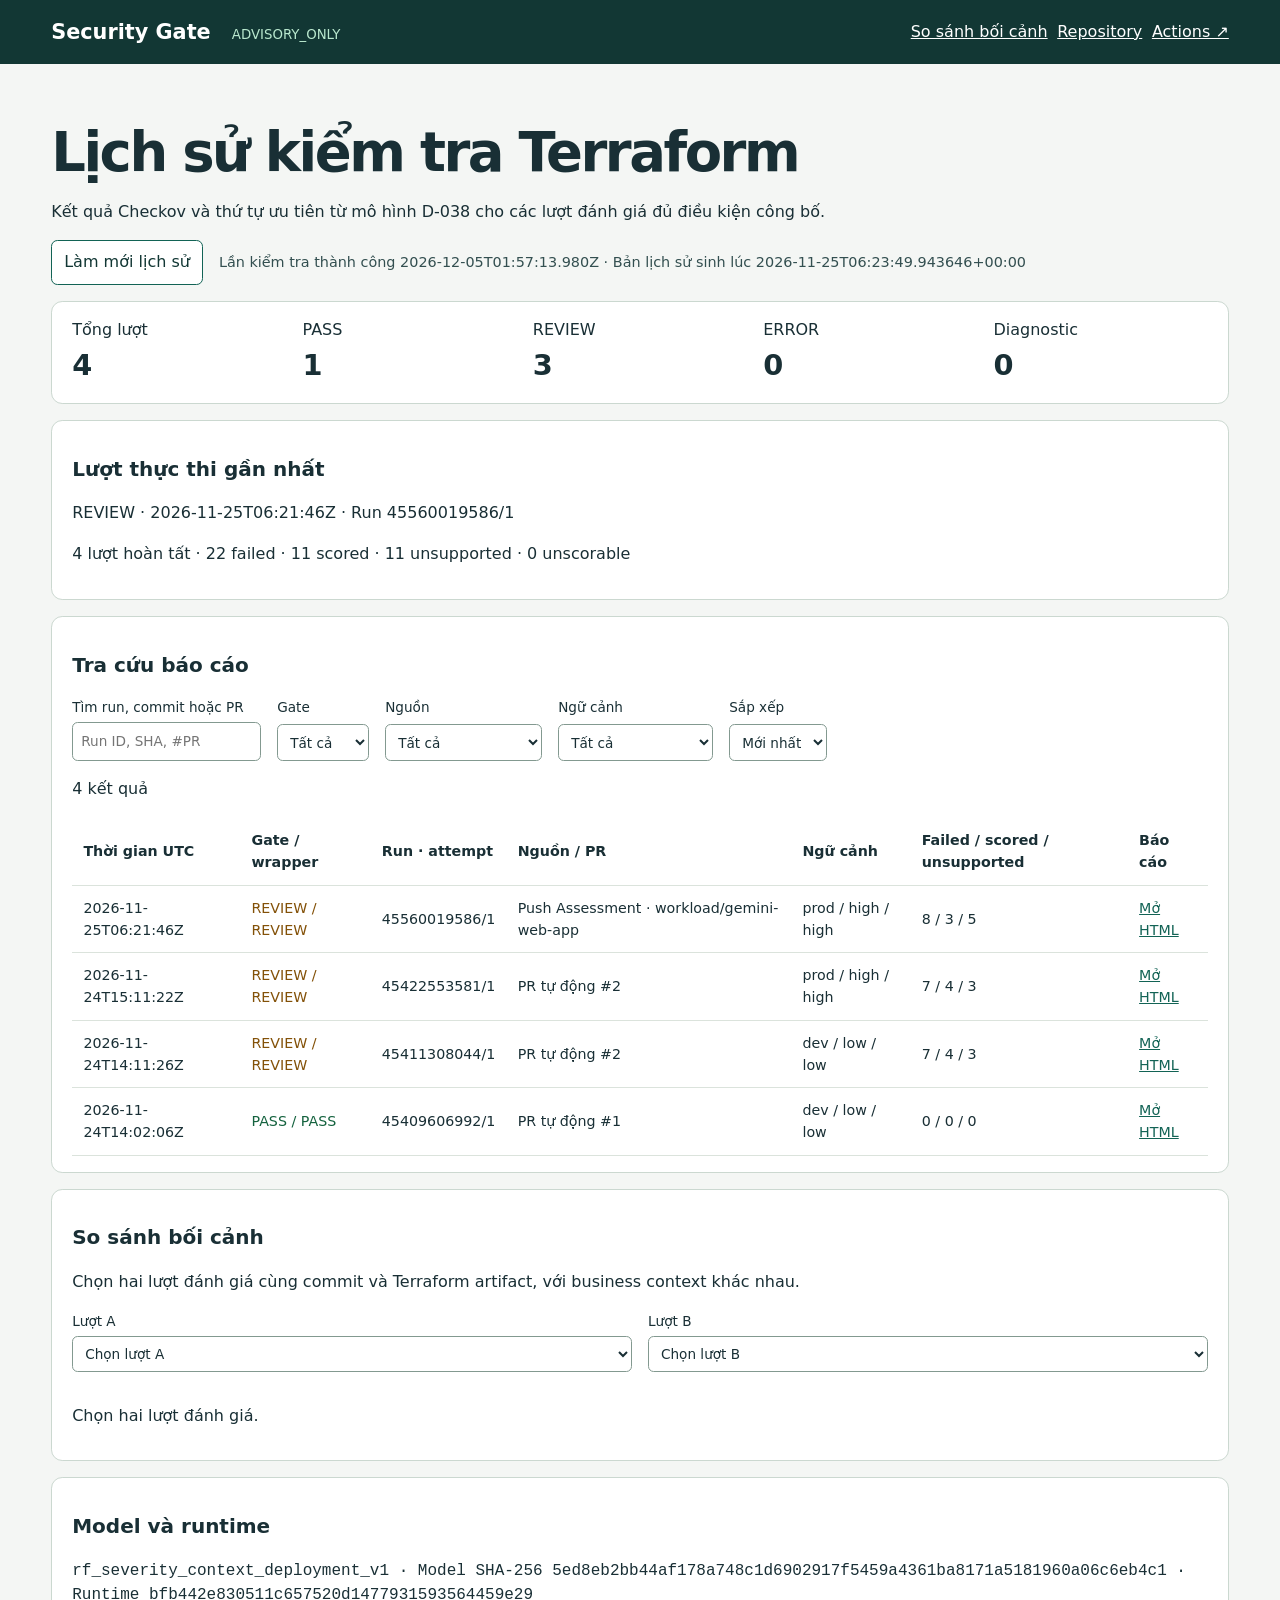
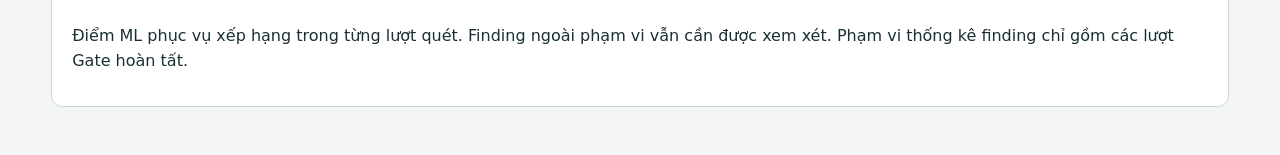
<file: index.html>
<!doctype html>
<html lang="vi">
<head>
  <meta charset="utf-8">
  <meta name="viewport" content="width=device-width,initial-scale=1">
  <meta http-equiv="Content-Security-Policy" content="default-src 'none'; script-src 'self'; style-src 'self'; connect-src 'self'; base-uri 'none'; form-action 'none'">
  <title>Security Gate · Lịch sử kiểm tra</title>
  <link rel="stylesheet" href="assets/style.d3727264df2d84403c4c84c1628beb63c42c90fe7f9d93429b252e432046838c.css">
  <script defer src="assets/comparison.68758dae992cd39ecba816f74aabb9ff06772f6def914de54f213db29bcc17d9.js"></script>
  <script defer src="assets/app.bfa6d7232902147b65af12a881e2353c9192cc25383c37d42020159e82271779.js"></script>
</head>
<body>
  <header>
    <div><strong>Security Gate</strong> <small>ADVISORY_ONLY</small></div>
    <nav>
      <a href="#comparison">So sánh bối cảnh</a>
      <a href="https://github.com/phanquan277github/context-aware-iac-security-gate-ci">Repository</a>
      <a href="https://github.com/phanquan277github/context-aware-iac-security-gate-ci/actions">Actions ↗</a>
    </nav>
  </header>
  <main>
    <h1>Lịch sử kiểm tra Terraform</h1>
    <p>Kết quả Checkov và thứ tự ưu tiên từ mô hình D-038 cho các lượt đánh giá đủ điều kiện công bố.</p>
    <div class="refresh">
      <button id="refresh" type="button">Làm mới lịch sử</button>
      <div id="freshness" aria-live="polite">Đang đọc lịch sử…</div>
    </div>
    <div id="stats"></div>
    <section>
      <h2>Lượt thực thi gần nhất</h2>
      <p id="latest"></p>
      <p id="coverage"></p>
    </section>
    <section>
      <h2>Tra cứu báo cáo</h2>
      <div class="filters">
        <label>Tìm run, commit hoặc PR<input id="search" type="search" placeholder="Run ID, SHA, #PR"></label>
        <label>Gate<select id="status"><option value="">Tất cả</option></select></label>
        <label>Nguồn<select id="trigger"><option value="">Tất cả</option></select></label>
        <label>Ngữ cảnh<select id="ctx"><option value="">Tất cả</option></select></label>
        <label>Sắp xếp<select id="sort"><option value="new">Mới nhất</option><option value="old">Cũ nhất</option></select></label>
      </div>
      <p id="matches" aria-live="polite"></p>
      <div class="scroll">
        <table><thead><tr><th>Thời gian UTC</th><th>Gate / wrapper</th><th>Run · attempt</th><th>Nguồn / PR</th><th>Ngữ cảnh</th><th>Failed / scored / unsupported</th><th>Báo cáo</th></tr></thead>
        <tbody id="rows"></tbody></table>
      </div>
    </section>
    <section id="comparison">
      <h2>So sánh bối cảnh</h2>
      <p>Chọn hai lượt đánh giá cùng commit và Terraform artifact, với business context khác nhau.</p>
      <div class="filters">
        <label>Lượt A<select id="run-a"><option value="">Chọn lượt A</option></select></label>
        <label>Lượt B<select id="run-b"><option value="">Chọn lượt B</option></select></label>
      </div>
      <div id="pair-details" class="pair"></div>
      <p id="comparison-status" aria-live="polite">Chọn hai lượt đánh giá.</p>
      <div id="comparison-result"></div>
    </section>
    <section>
      <h2>Model và runtime</h2>
      <p id="model"></p>
      <p>Điểm ML phục vụ xếp hạng trong từng lượt quét. Finding ngoài phạm vi vẫn cần được xem xét. Phạm vi thống kê finding chỉ gồm các lượt Gate hoàn tất.</p>
    </section>
  </main>
</body>
</html>
</file>
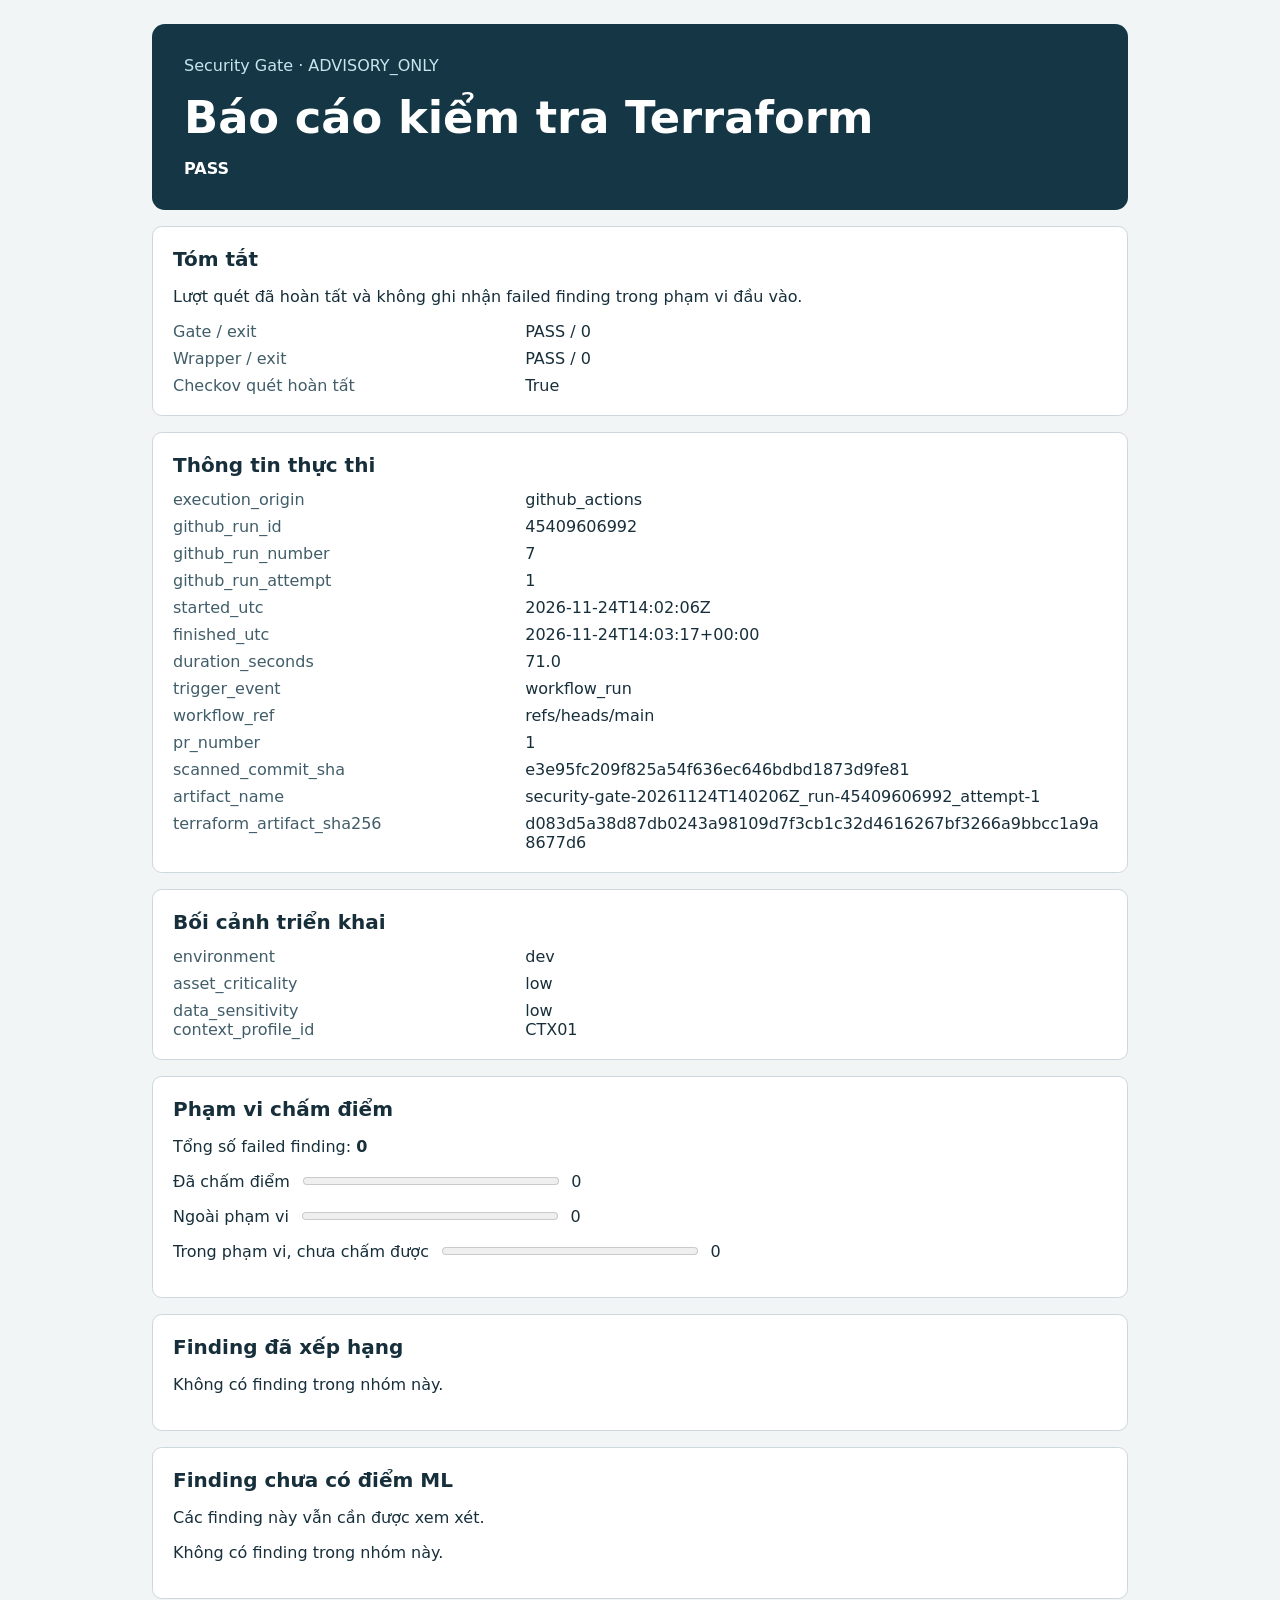
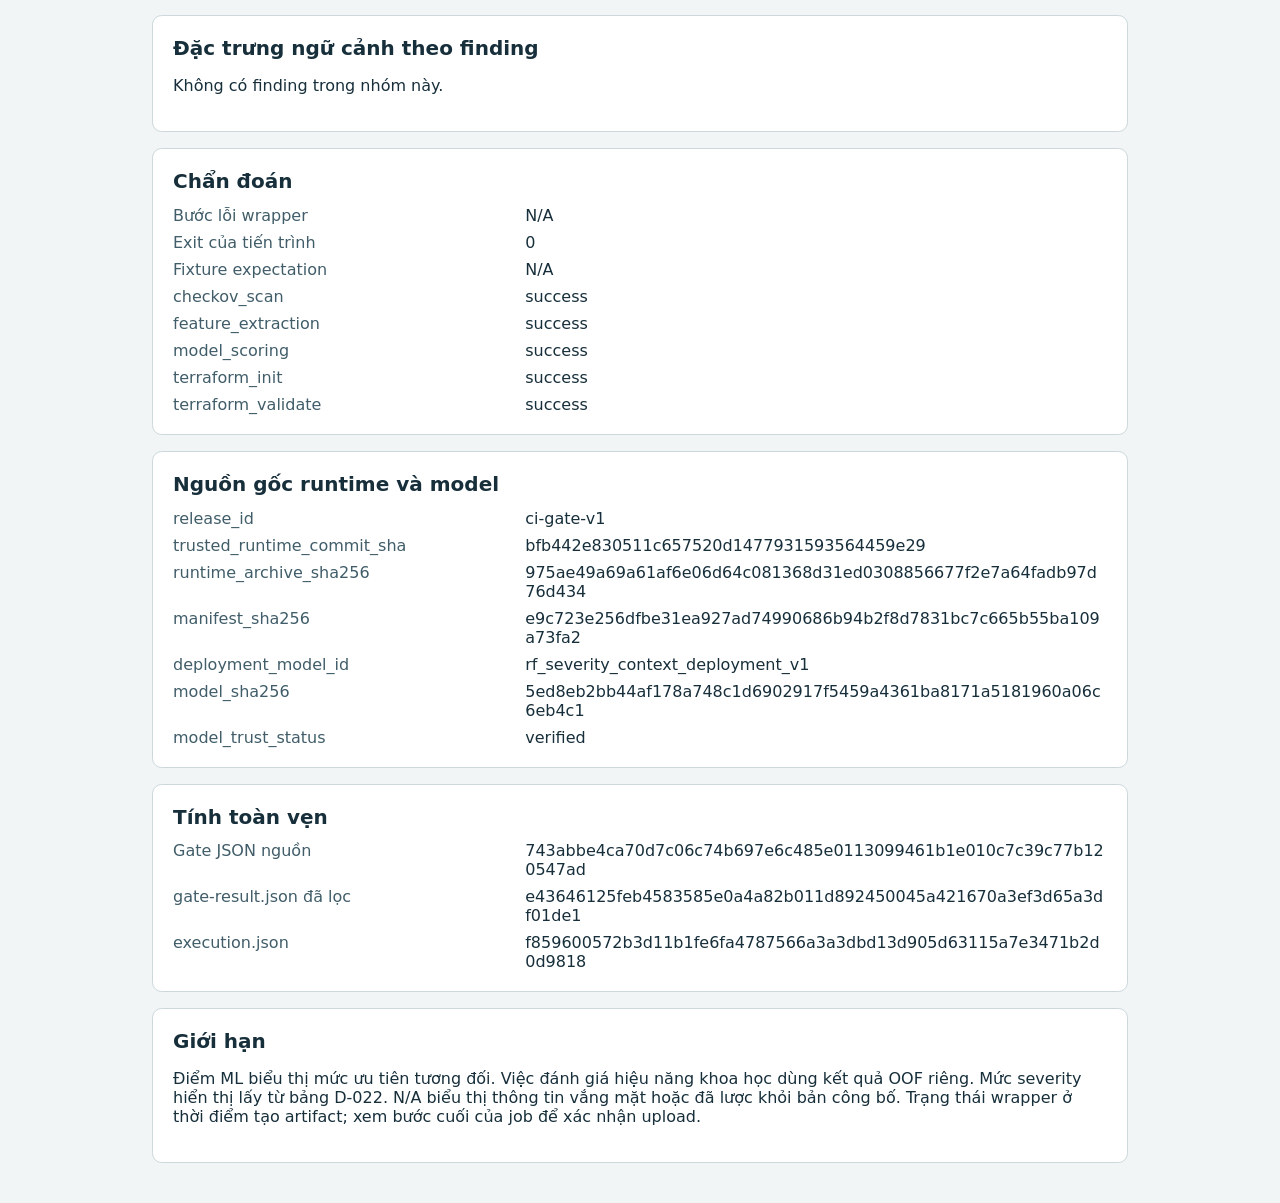
<file: reports/45409606992/attempt-1/report.html>
<!doctype html><html lang="vi"><meta charset="utf-8"><meta name="viewport" content="width=device-width,initial-scale=1"><meta http-equiv="Content-Security-Policy" content="default-src 'none'; style-src 'unsafe-inline'; base-uri 'none'; form-action 'none'"><title>Báo cáo Security Gate</title><style>
:root{font-family:system-ui,sans-serif;color:#172f3b;background:#f2f5f5}
*{box-sizing:border-box}body{margin:0}main{max-width:64rem;margin:auto;padding:1.5rem}
header{background:#153745;color:white;border-radius:.8rem;padding:2rem}
header p{margin:0;color:#c7e5ed}h1{font-size:clamp(1.6rem,4vw,2.8rem);margin:.35em 0}
h2{font-size:1.25rem;margin:0 0 .8rem}h3{font-size:1rem}section{background:white;
border:1px solid #ccd8dc;border-radius:.6rem;margin:1rem 0;padding:1.25rem}
dl{display:grid;grid-template-columns:minmax(10rem,36%) 1fr;gap:.5rem 1rem;margin:0}
dt{color:#405d69}dd{margin:0;font-variant-numeric:tabular-nums;overflow-wrap:anywhere}
article+article{border-top:1px solid #c8d4d8;margin-top:1rem}
meter{vertical-align:middle;width:min(50%,16rem)}.coverage{display:flex;align-items:center;gap:.8rem}
@media(max-width:34rem){main{padding:.6rem}dl{grid-template-columns:1fr;gap:.2rem}dd{margin-bottom:.6rem}}
@media print{main{max-width:100%}section,article{break-inside:avoid}}
</style><main><header><p>Security Gate · ADVISORY_ONLY</p><h1>Báo cáo kiểm tra Terraform</h1><strong>PASS</strong></header><section><h2>Tóm tắt</h2><p>Lượt quét đã hoàn tất và không ghi nhận failed finding trong phạm vi đầu vào.</p><dl><dt>Gate / exit</dt><dd>PASS / 0</dd><dt>Wrapper / exit</dt><dd>PASS / 0</dd><dt>Checkov quét hoàn tất</dt><dd>True</dd></dl></section><section><h2>Thông tin thực thi</h2><dl><dt>execution_origin</dt><dd>github_actions</dd><dt>github_run_id</dt><dd>45409606992</dd><dt>github_run_number</dt><dd>7</dd><dt>github_run_attempt</dt><dd>1</dd><dt>started_utc</dt><dd>2026-11-24T14:02:06Z</dd><dt>finished_utc</dt><dd>2026-11-24T14:03:17+00:00</dd><dt>duration_seconds</dt><dd>71.0</dd><dt>trigger_event</dt><dd>workflow_run</dd><dt>workflow_ref</dt><dd>refs/heads/main</dd><dt>pr_number</dt><dd>1</dd><dt>scanned_commit_sha</dt><dd>e3e95fc209f825a54f636ec646bdbd1873d9fe81</dd><dt>artifact_name</dt><dd>security-gate-20261124T140206Z_run-45409606992_attempt-1</dd><dt>terraform_artifact_sha256</dt><dd>d083d5a38d87db0243a98109d7f3cb1c32d4616267bf3266a9bbcc1a9a8677d6</dd></dl></section><section><h2>Bối cảnh triển khai</h2><dl><dt>environment</dt><dd>dev</dd><dt>asset_criticality</dt><dd>low</dd><dt>data_sensitivity</dt><dd>low</dd></dl><dl><dt>context_profile_id</dt><dd>CTX01</dd></dl></section><section><h2>Phạm vi chấm điểm</h2><p>Tổng số failed finding: <strong>0</strong></p><p class="coverage">Đã chấm điểm <meter aria-label="Đã chấm điểm" min="0" max="1" value="0"></meter> 0</p><p class="coverage">Ngoài phạm vi <meter aria-label="Ngoài phạm vi" min="0" max="1" value="0"></meter> 0</p><p class="coverage">Trong phạm vi, chưa chấm được <meter aria-label="Trong phạm vi, chưa chấm được" min="0" max="1" value="0"></meter> 0</p></section><section><h2>Finding đã xếp hạng</h2><p>Không có finding trong nhóm này.</p></section><section><h2>Finding chưa có điểm ML</h2><p>Các finding này vẫn cần được xem xét.</p><p>Không có finding trong nhóm này.</p></section><section><h2>Đặc trưng ngữ cảnh theo finding</h2><p>Không có finding trong nhóm này.</p></section><section><h2>Chẩn đoán</h2><dl><dt>Bước lỗi wrapper</dt><dd>N/A</dd><dt>Exit của tiến trình</dt><dd>0</dd><dt>Fixture expectation</dt><dd>N/A</dd><dt>checkov_scan</dt><dd>success</dd><dt>feature_extraction</dt><dd>success</dd><dt>model_scoring</dt><dd>success</dd><dt>terraform_init</dt><dd>success</dd><dt>terraform_validate</dt><dd>success</dd></dl></section><section><h2>Nguồn gốc runtime và model</h2><dl><dt>release_id</dt><dd>ci-gate-v1</dd><dt>trusted_runtime_commit_sha</dt><dd>bfb442e830511c657520d1477931593564459e29</dd><dt>runtime_archive_sha256</dt><dd>975ae49a69a61af6e06d64c081368d31ed0308856677f2e7a64fadb97d76d434</dd><dt>manifest_sha256</dt><dd>e9c723e256dfbe31ea927ad74990686b94b2f8d7831bc7c665b55ba109a73fa2</dd><dt>deployment_model_id</dt><dd>rf_severity_context_deployment_v1</dd><dt>model_sha256</dt><dd>5ed8eb2bb44af178a748c1d6902917f5459a4361ba8171a5181960a06c6eb4c1</dd><dt>model_trust_status</dt><dd>verified</dd></dl></section><section><h2>Tính toàn vẹn</h2><dl><dt>Gate JSON nguồn</dt><dd>743abbe4ca70d7c06c74b697e6c485e0113099461b1e010c7c39c77b120547ad</dd><dt>gate-result.json đã lọc</dt><dd>e43646125feb4583585e0a4a82b011d892450045a421670a3ef3d65a3df01de1</dd><dt>execution.json</dt><dd>f859600572b3d11b1fe6fa4787566a3a3dbd13d905d63115a7e3471b2d0d9818</dd></dl></section><section><h2>Giới hạn</h2><p>Điểm ML biểu thị mức ưu tiên tương đối. Việc đánh giá hiệu năng khoa học dùng kết quả OOF riêng. Mức severity hiển thị lấy từ bảng D-022. N/A biểu thị thông tin vắng mặt hoặc đã lược khỏi bản công bố. Trạng thái wrapper ở thời điểm tạo artifact; xem bước cuối của job để xác nhận upload.</p></section></main></html>
</file>
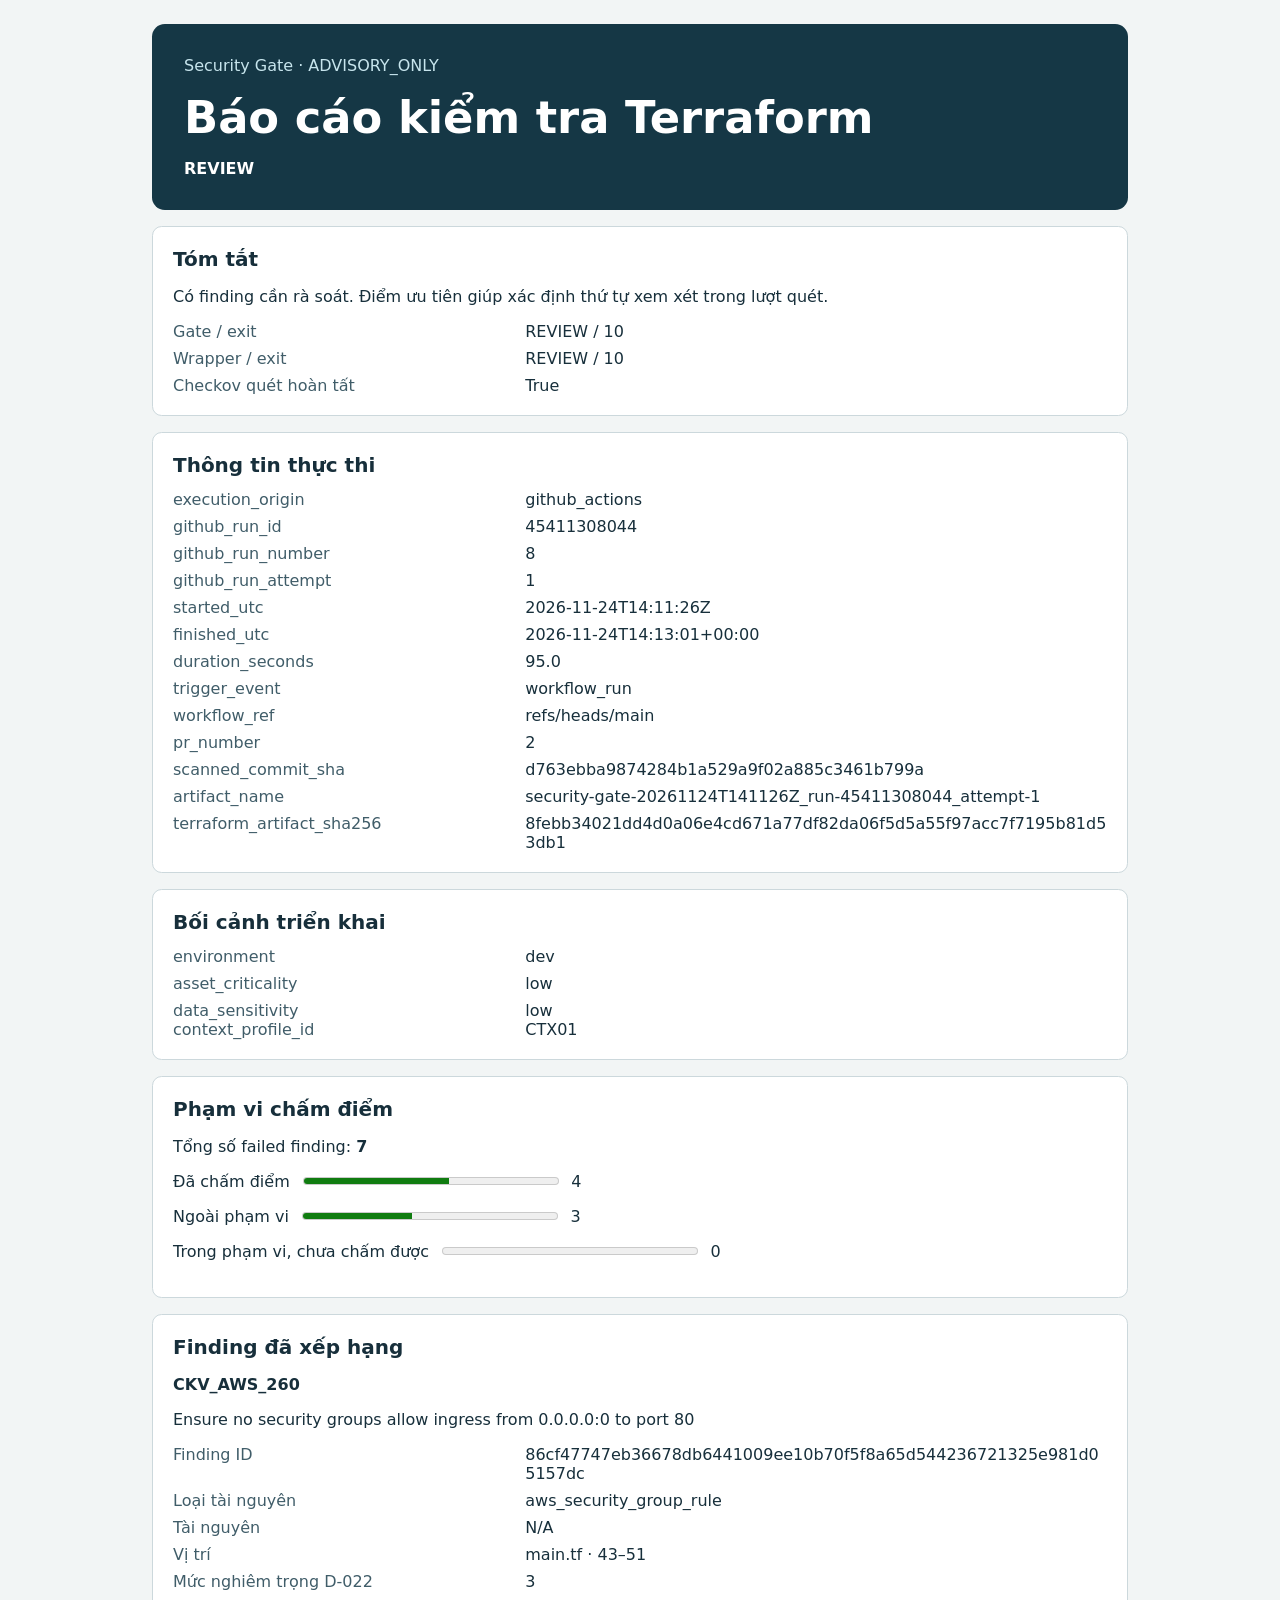
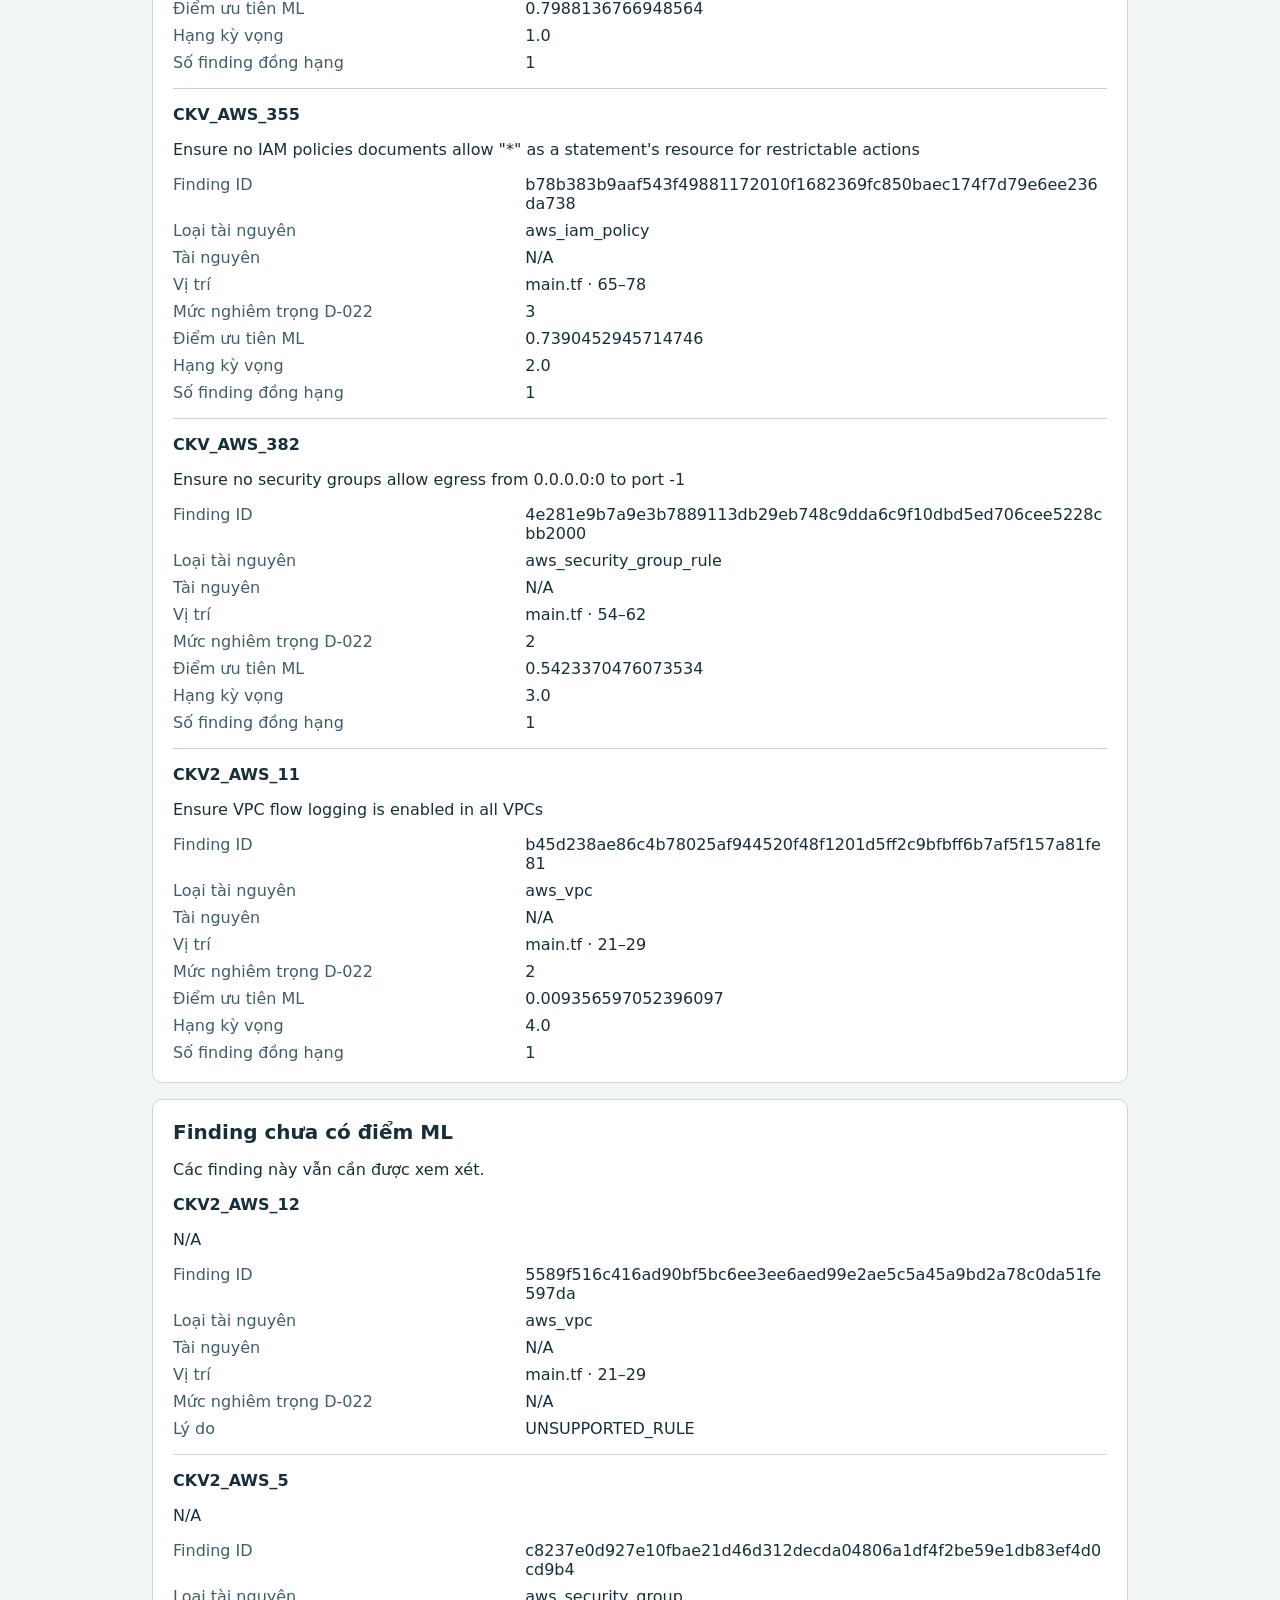
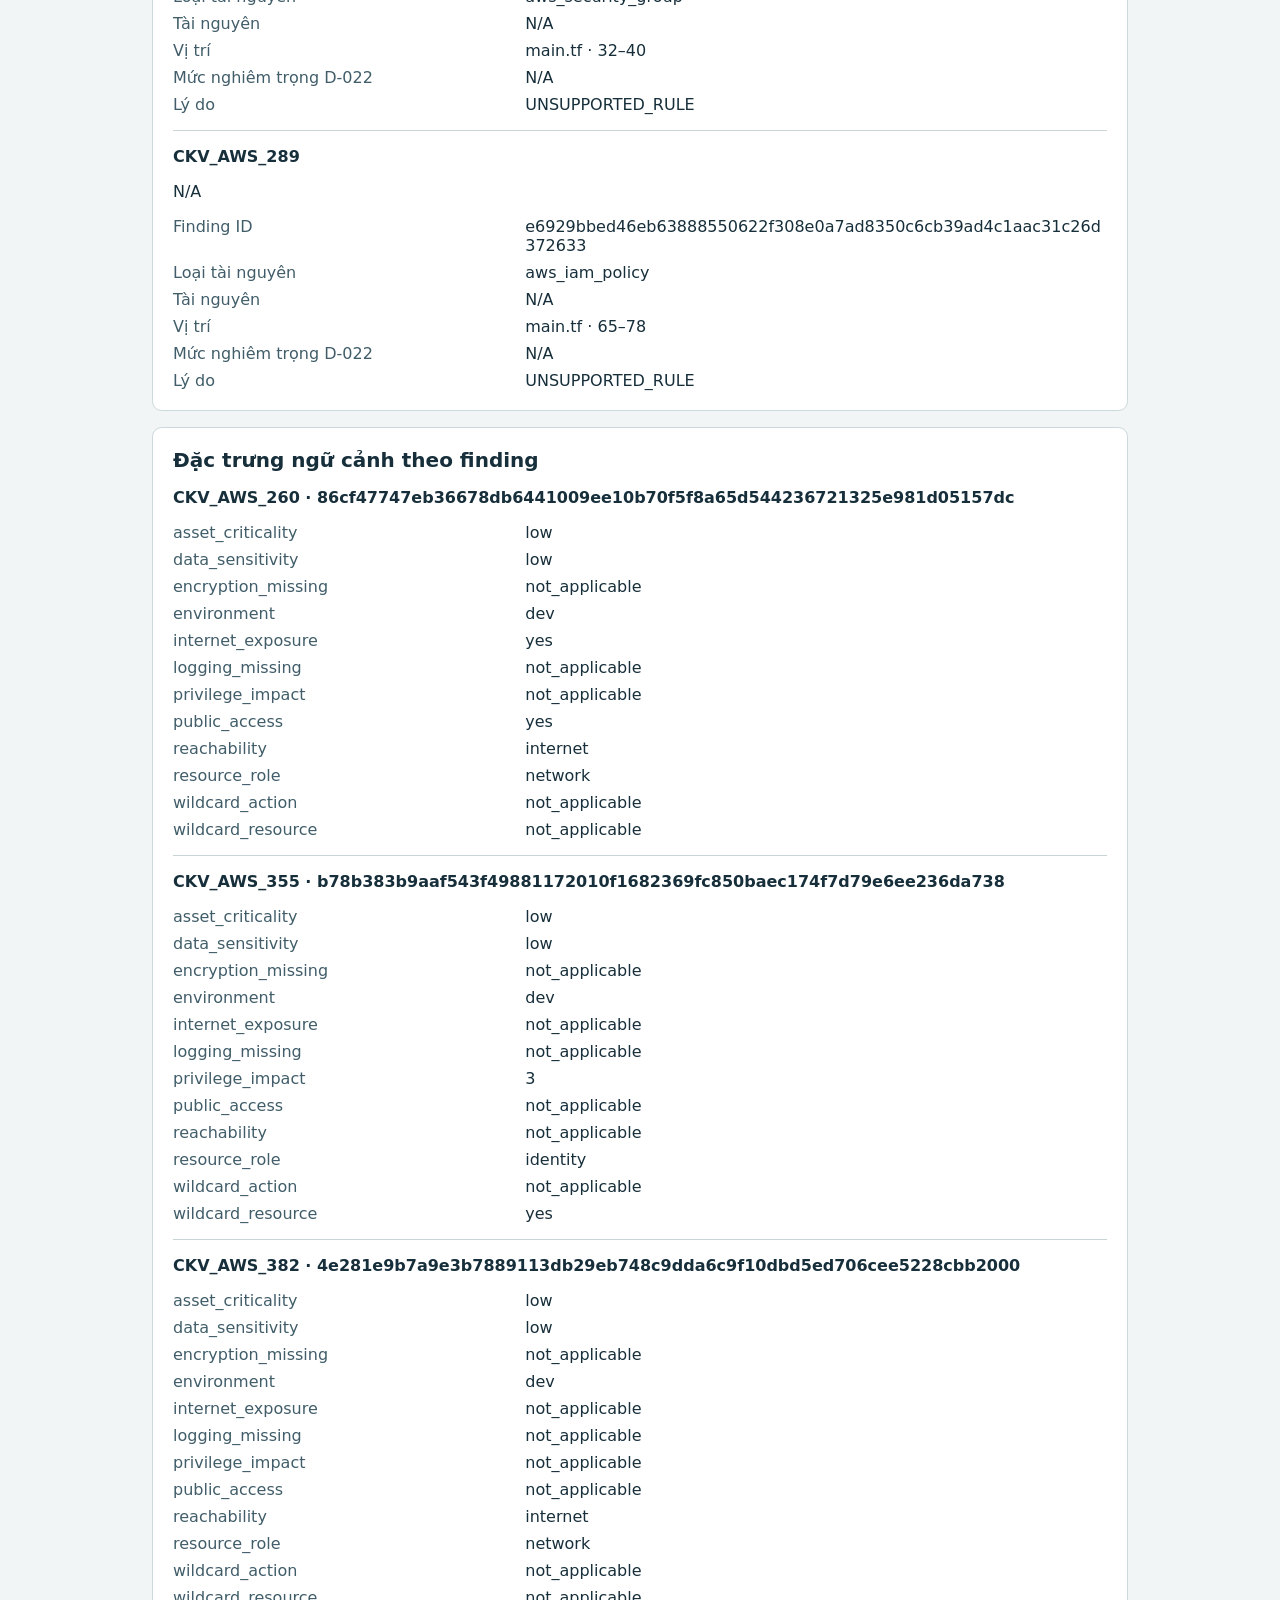
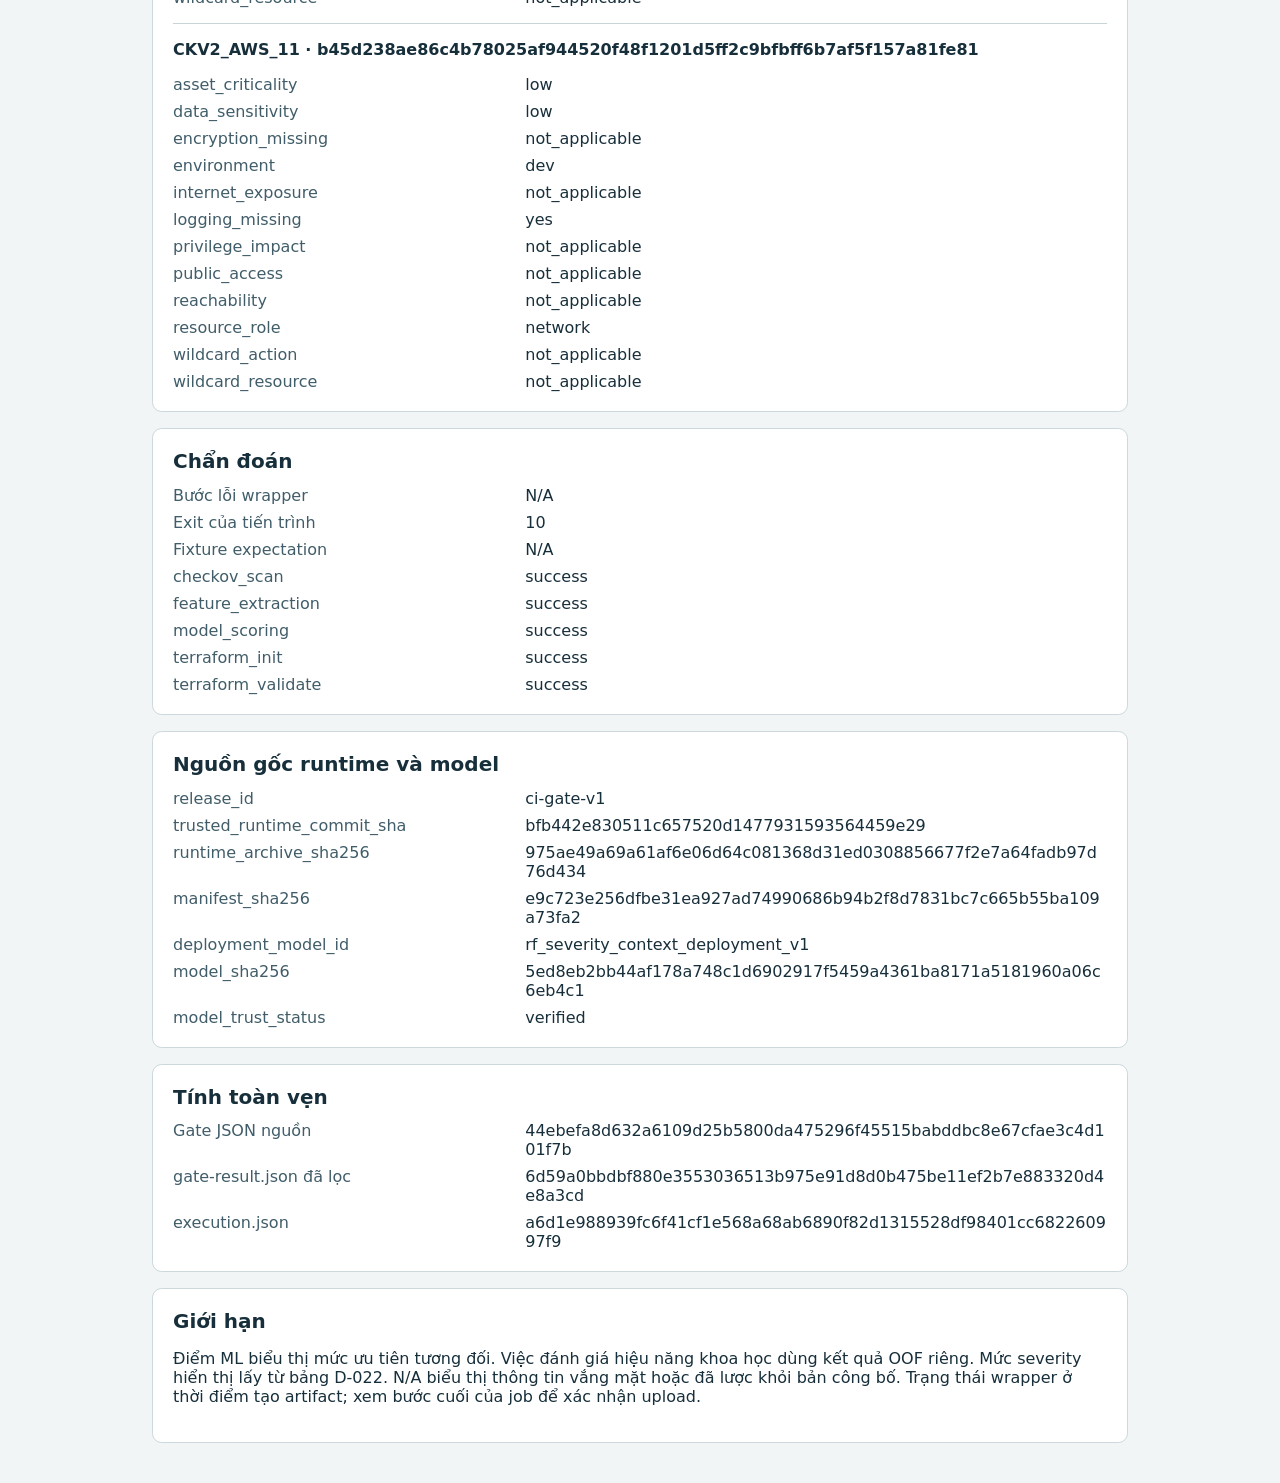
<file: reports/45411308044/attempt-1/report.html>
<!doctype html><html lang="vi"><meta charset="utf-8"><meta name="viewport" content="width=device-width,initial-scale=1"><meta http-equiv="Content-Security-Policy" content="default-src 'none'; style-src 'unsafe-inline'; base-uri 'none'; form-action 'none'"><title>Báo cáo Security Gate</title><style>
:root{font-family:system-ui,sans-serif;color:#172f3b;background:#f2f5f5}
*{box-sizing:border-box}body{margin:0}main{max-width:64rem;margin:auto;padding:1.5rem}
header{background:#153745;color:white;border-radius:.8rem;padding:2rem}
header p{margin:0;color:#c7e5ed}h1{font-size:clamp(1.6rem,4vw,2.8rem);margin:.35em 0}
h2{font-size:1.25rem;margin:0 0 .8rem}h3{font-size:1rem}section{background:white;
border:1px solid #ccd8dc;border-radius:.6rem;margin:1rem 0;padding:1.25rem}
dl{display:grid;grid-template-columns:minmax(10rem,36%) 1fr;gap:.5rem 1rem;margin:0}
dt{color:#405d69}dd{margin:0;font-variant-numeric:tabular-nums;overflow-wrap:anywhere}
article+article{border-top:1px solid #c8d4d8;margin-top:1rem}
meter{vertical-align:middle;width:min(50%,16rem)}.coverage{display:flex;align-items:center;gap:.8rem}
@media(max-width:34rem){main{padding:.6rem}dl{grid-template-columns:1fr;gap:.2rem}dd{margin-bottom:.6rem}}
@media print{main{max-width:100%}section,article{break-inside:avoid}}
</style><main><header><p>Security Gate · ADVISORY_ONLY</p><h1>Báo cáo kiểm tra Terraform</h1><strong>REVIEW</strong></header><section><h2>Tóm tắt</h2><p>Có finding cần rà soát. Điểm ưu tiên giúp xác định thứ tự xem xét trong lượt quét.</p><dl><dt>Gate / exit</dt><dd>REVIEW / 10</dd><dt>Wrapper / exit</dt><dd>REVIEW / 10</dd><dt>Checkov quét hoàn tất</dt><dd>True</dd></dl></section><section><h2>Thông tin thực thi</h2><dl><dt>execution_origin</dt><dd>github_actions</dd><dt>github_run_id</dt><dd>45411308044</dd><dt>github_run_number</dt><dd>8</dd><dt>github_run_attempt</dt><dd>1</dd><dt>started_utc</dt><dd>2026-11-24T14:11:26Z</dd><dt>finished_utc</dt><dd>2026-11-24T14:13:01+00:00</dd><dt>duration_seconds</dt><dd>95.0</dd><dt>trigger_event</dt><dd>workflow_run</dd><dt>workflow_ref</dt><dd>refs/heads/main</dd><dt>pr_number</dt><dd>2</dd><dt>scanned_commit_sha</dt><dd>d763ebba9874284b1a529a9f02a885c3461b799a</dd><dt>artifact_name</dt><dd>security-gate-20261124T141126Z_run-45411308044_attempt-1</dd><dt>terraform_artifact_sha256</dt><dd>8febb34021dd4d0a06e4cd671a77df82da06f5d5a55f97acc7f7195b81d53db1</dd></dl></section><section><h2>Bối cảnh triển khai</h2><dl><dt>environment</dt><dd>dev</dd><dt>asset_criticality</dt><dd>low</dd><dt>data_sensitivity</dt><dd>low</dd></dl><dl><dt>context_profile_id</dt><dd>CTX01</dd></dl></section><section><h2>Phạm vi chấm điểm</h2><p>Tổng số failed finding: <strong>7</strong></p><p class="coverage">Đã chấm điểm <meter aria-label="Đã chấm điểm" min="0" max="7" value="4"></meter> 4</p><p class="coverage">Ngoài phạm vi <meter aria-label="Ngoài phạm vi" min="0" max="7" value="3"></meter> 3</p><p class="coverage">Trong phạm vi, chưa chấm được <meter aria-label="Trong phạm vi, chưa chấm được" min="0" max="7" value="0"></meter> 0</p></section><section><h2>Finding đã xếp hạng</h2><article><h3>CKV_AWS_260</h3><p>Ensure no security groups allow ingress from 0.0.0.0:0 to port 80</p><dl><dt>Finding ID</dt><dd>86cf47747eb36678db6441009ee10b70f5f8a65d544236721325e981d05157dc</dd><dt>Loại tài nguyên</dt><dd>aws_security_group_rule</dd><dt>Tài nguyên</dt><dd>N/A</dd><dt>Vị trí</dt><dd>main.tf · 43–51</dd><dt>Mức nghiêm trọng D-022</dt><dd>3</dd><dt>Điểm ưu tiên ML</dt><dd>0.7988136766948564</dd><dt>Hạng kỳ vọng</dt><dd>1.0</dd><dt>Số finding đồng hạng</dt><dd>1</dd></dl></article><article><h3>CKV_AWS_355</h3><p>Ensure no IAM policies documents allow &quot;*&quot; as a statement&#x27;s resource for restrictable actions</p><dl><dt>Finding ID</dt><dd>b78b383b9aaf543f49881172010f1682369fc850baec174f7d79e6ee236da738</dd><dt>Loại tài nguyên</dt><dd>aws_iam_policy</dd><dt>Tài nguyên</dt><dd>N/A</dd><dt>Vị trí</dt><dd>main.tf · 65–78</dd><dt>Mức nghiêm trọng D-022</dt><dd>3</dd><dt>Điểm ưu tiên ML</dt><dd>0.7390452945714746</dd><dt>Hạng kỳ vọng</dt><dd>2.0</dd><dt>Số finding đồng hạng</dt><dd>1</dd></dl></article><article><h3>CKV_AWS_382</h3><p>Ensure no security groups allow egress from 0.0.0.0:0 to port -1</p><dl><dt>Finding ID</dt><dd>4e281e9b7a9e3b7889113db29eb748c9dda6c9f10dbd5ed706cee5228cbb2000</dd><dt>Loại tài nguyên</dt><dd>aws_security_group_rule</dd><dt>Tài nguyên</dt><dd>N/A</dd><dt>Vị trí</dt><dd>main.tf · 54–62</dd><dt>Mức nghiêm trọng D-022</dt><dd>2</dd><dt>Điểm ưu tiên ML</dt><dd>0.5423370476073534</dd><dt>Hạng kỳ vọng</dt><dd>3.0</dd><dt>Số finding đồng hạng</dt><dd>1</dd></dl></article><article><h3>CKV2_AWS_11</h3><p>Ensure VPC flow logging is enabled in all VPCs</p><dl><dt>Finding ID</dt><dd>b45d238ae86c4b78025af944520f48f1201d5ff2c9bfbff6b7af5f157a81fe81</dd><dt>Loại tài nguyên</dt><dd>aws_vpc</dd><dt>Tài nguyên</dt><dd>N/A</dd><dt>Vị trí</dt><dd>main.tf · 21–29</dd><dt>Mức nghiêm trọng D-022</dt><dd>2</dd><dt>Điểm ưu tiên ML</dt><dd>0.009356597052396097</dd><dt>Hạng kỳ vọng</dt><dd>4.0</dd><dt>Số finding đồng hạng</dt><dd>1</dd></dl></article></section><section><h2>Finding chưa có điểm ML</h2><p>Các finding này vẫn cần được xem xét.</p><article><h3>CKV2_AWS_12</h3><p>N/A</p><dl><dt>Finding ID</dt><dd>5589f516c416ad90bf5bc6ee3ee6aed99e2ae5c5a45a9bd2a78c0da51fe597da</dd><dt>Loại tài nguyên</dt><dd>aws_vpc</dd><dt>Tài nguyên</dt><dd>N/A</dd><dt>Vị trí</dt><dd>main.tf · 21–29</dd><dt>Mức nghiêm trọng D-022</dt><dd>N/A</dd><dt>Lý do</dt><dd>UNSUPPORTED_RULE</dd></dl></article><article><h3>CKV2_AWS_5</h3><p>N/A</p><dl><dt>Finding ID</dt><dd>c8237e0d927e10fbae21d46d312decda04806a1df4f2be59e1db83ef4d0cd9b4</dd><dt>Loại tài nguyên</dt><dd>aws_security_group</dd><dt>Tài nguyên</dt><dd>N/A</dd><dt>Vị trí</dt><dd>main.tf · 32–40</dd><dt>Mức nghiêm trọng D-022</dt><dd>N/A</dd><dt>Lý do</dt><dd>UNSUPPORTED_RULE</dd></dl></article><article><h3>CKV_AWS_289</h3><p>N/A</p><dl><dt>Finding ID</dt><dd>e6929bbed46eb63888550622f308e0a7ad8350c6cb39ad4c1aac31c26d372633</dd><dt>Loại tài nguyên</dt><dd>aws_iam_policy</dd><dt>Tài nguyên</dt><dd>N/A</dd><dt>Vị trí</dt><dd>main.tf · 65–78</dd><dt>Mức nghiêm trọng D-022</dt><dd>N/A</dd><dt>Lý do</dt><dd>UNSUPPORTED_RULE</dd></dl></article></section><section><h2>Đặc trưng ngữ cảnh theo finding</h2><article><h3>CKV_AWS_260 · 86cf47747eb36678db6441009ee10b70f5f8a65d544236721325e981d05157dc</h3><dl><dt>asset_criticality</dt><dd>low</dd><dt>data_sensitivity</dt><dd>low</dd><dt>encryption_missing</dt><dd>not_applicable</dd><dt>environment</dt><dd>dev</dd><dt>internet_exposure</dt><dd>yes</dd><dt>logging_missing</dt><dd>not_applicable</dd><dt>privilege_impact</dt><dd>not_applicable</dd><dt>public_access</dt><dd>yes</dd><dt>reachability</dt><dd>internet</dd><dt>resource_role</dt><dd>network</dd><dt>wildcard_action</dt><dd>not_applicable</dd><dt>wildcard_resource</dt><dd>not_applicable</dd></dl></article><article><h3>CKV_AWS_355 · b78b383b9aaf543f49881172010f1682369fc850baec174f7d79e6ee236da738</h3><dl><dt>asset_criticality</dt><dd>low</dd><dt>data_sensitivity</dt><dd>low</dd><dt>encryption_missing</dt><dd>not_applicable</dd><dt>environment</dt><dd>dev</dd><dt>internet_exposure</dt><dd>not_applicable</dd><dt>logging_missing</dt><dd>not_applicable</dd><dt>privilege_impact</dt><dd>3</dd><dt>public_access</dt><dd>not_applicable</dd><dt>reachability</dt><dd>not_applicable</dd><dt>resource_role</dt><dd>identity</dd><dt>wildcard_action</dt><dd>not_applicable</dd><dt>wildcard_resource</dt><dd>yes</dd></dl></article><article><h3>CKV_AWS_382 · 4e281e9b7a9e3b7889113db29eb748c9dda6c9f10dbd5ed706cee5228cbb2000</h3><dl><dt>asset_criticality</dt><dd>low</dd><dt>data_sensitivity</dt><dd>low</dd><dt>encryption_missing</dt><dd>not_applicable</dd><dt>environment</dt><dd>dev</dd><dt>internet_exposure</dt><dd>not_applicable</dd><dt>logging_missing</dt><dd>not_applicable</dd><dt>privilege_impact</dt><dd>not_applicable</dd><dt>public_access</dt><dd>not_applicable</dd><dt>reachability</dt><dd>internet</dd><dt>resource_role</dt><dd>network</dd><dt>wildcard_action</dt><dd>not_applicable</dd><dt>wildcard_resource</dt><dd>not_applicable</dd></dl></article><article><h3>CKV2_AWS_11 · b45d238ae86c4b78025af944520f48f1201d5ff2c9bfbff6b7af5f157a81fe81</h3><dl><dt>asset_criticality</dt><dd>low</dd><dt>data_sensitivity</dt><dd>low</dd><dt>encryption_missing</dt><dd>not_applicable</dd><dt>environment</dt><dd>dev</dd><dt>internet_exposure</dt><dd>not_applicable</dd><dt>logging_missing</dt><dd>yes</dd><dt>privilege_impact</dt><dd>not_applicable</dd><dt>public_access</dt><dd>not_applicable</dd><dt>reachability</dt><dd>not_applicable</dd><dt>resource_role</dt><dd>network</dd><dt>wildcard_action</dt><dd>not_applicable</dd><dt>wildcard_resource</dt><dd>not_applicable</dd></dl></article></section><section><h2>Chẩn đoán</h2><dl><dt>Bước lỗi wrapper</dt><dd>N/A</dd><dt>Exit của tiến trình</dt><dd>10</dd><dt>Fixture expectation</dt><dd>N/A</dd><dt>checkov_scan</dt><dd>success</dd><dt>feature_extraction</dt><dd>success</dd><dt>model_scoring</dt><dd>success</dd><dt>terraform_init</dt><dd>success</dd><dt>terraform_validate</dt><dd>success</dd></dl></section><section><h2>Nguồn gốc runtime và model</h2><dl><dt>release_id</dt><dd>ci-gate-v1</dd><dt>trusted_runtime_commit_sha</dt><dd>bfb442e830511c657520d1477931593564459e29</dd><dt>runtime_archive_sha256</dt><dd>975ae49a69a61af6e06d64c081368d31ed0308856677f2e7a64fadb97d76d434</dd><dt>manifest_sha256</dt><dd>e9c723e256dfbe31ea927ad74990686b94b2f8d7831bc7c665b55ba109a73fa2</dd><dt>deployment_model_id</dt><dd>rf_severity_context_deployment_v1</dd><dt>model_sha256</dt><dd>5ed8eb2bb44af178a748c1d6902917f5459a4361ba8171a5181960a06c6eb4c1</dd><dt>model_trust_status</dt><dd>verified</dd></dl></section><section><h2>Tính toàn vẹn</h2><dl><dt>Gate JSON nguồn</dt><dd>44ebefa8d632a6109d25b5800da475296f45515babddbc8e67cfae3c4d101f7b</dd><dt>gate-result.json đã lọc</dt><dd>6d59a0bbdbf880e3553036513b975e91d8d0b475be11ef2b7e883320d4e8a3cd</dd><dt>execution.json</dt><dd>a6d1e988939fc6f41cf1e568a68ab6890f82d1315528df98401cc682260997f9</dd></dl></section><section><h2>Giới hạn</h2><p>Điểm ML biểu thị mức ưu tiên tương đối. Việc đánh giá hiệu năng khoa học dùng kết quả OOF riêng. Mức severity hiển thị lấy từ bảng D-022. N/A biểu thị thông tin vắng mặt hoặc đã lược khỏi bản công bố. Trạng thái wrapper ở thời điểm tạo artifact; xem bước cuối của job để xác nhận upload.</p></section></main></html>
</file>
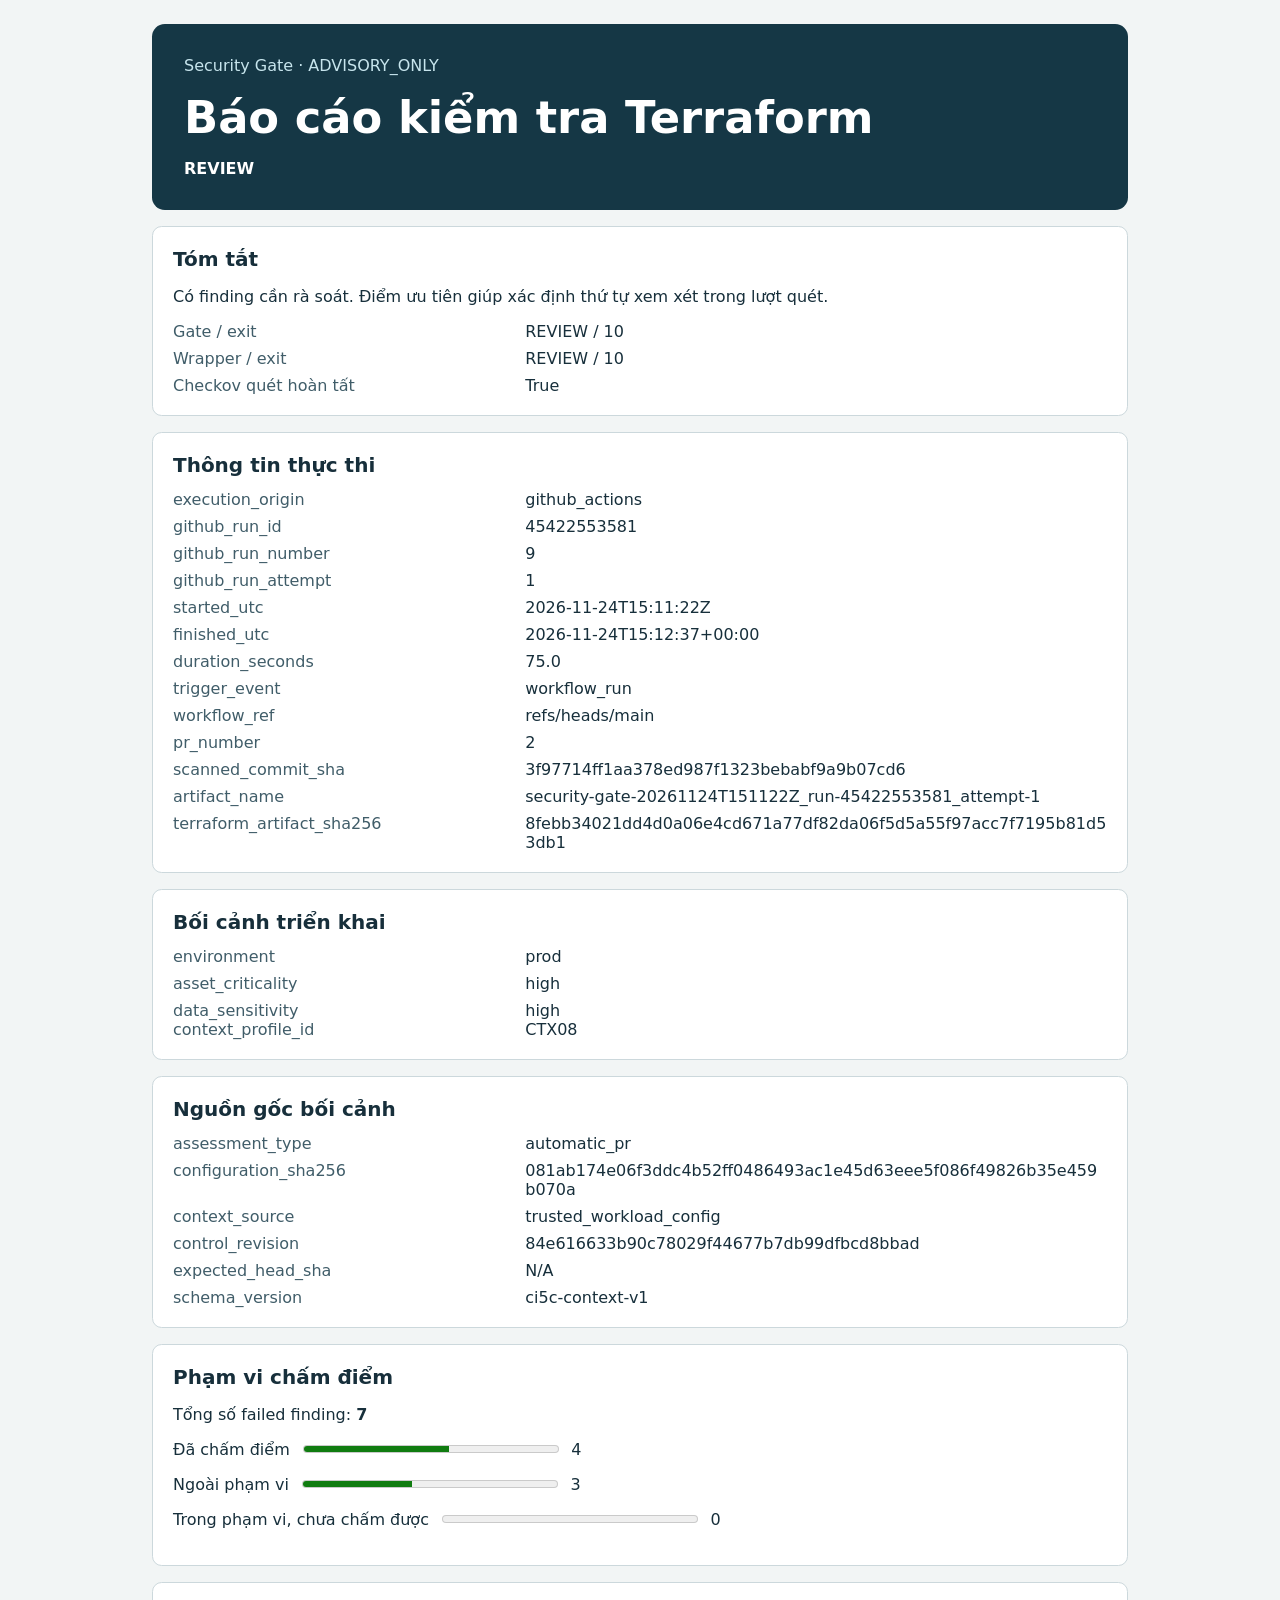
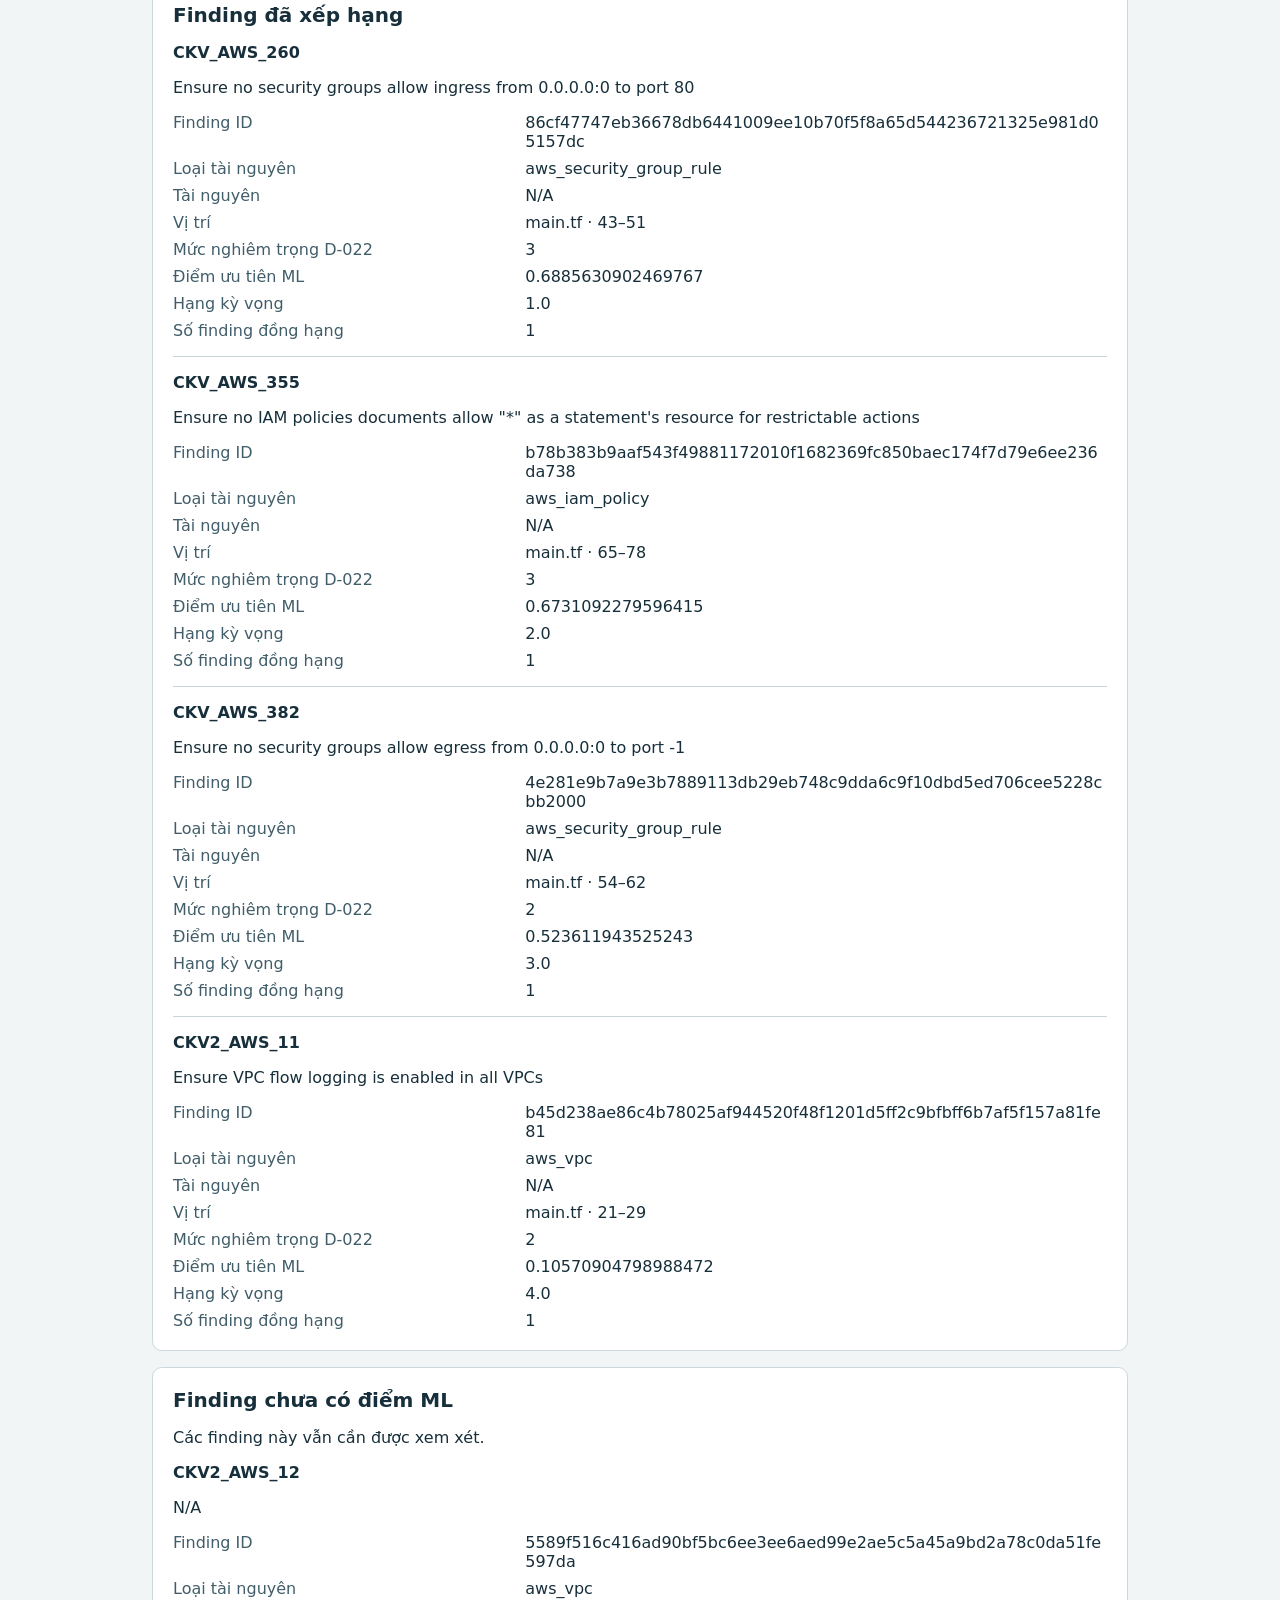
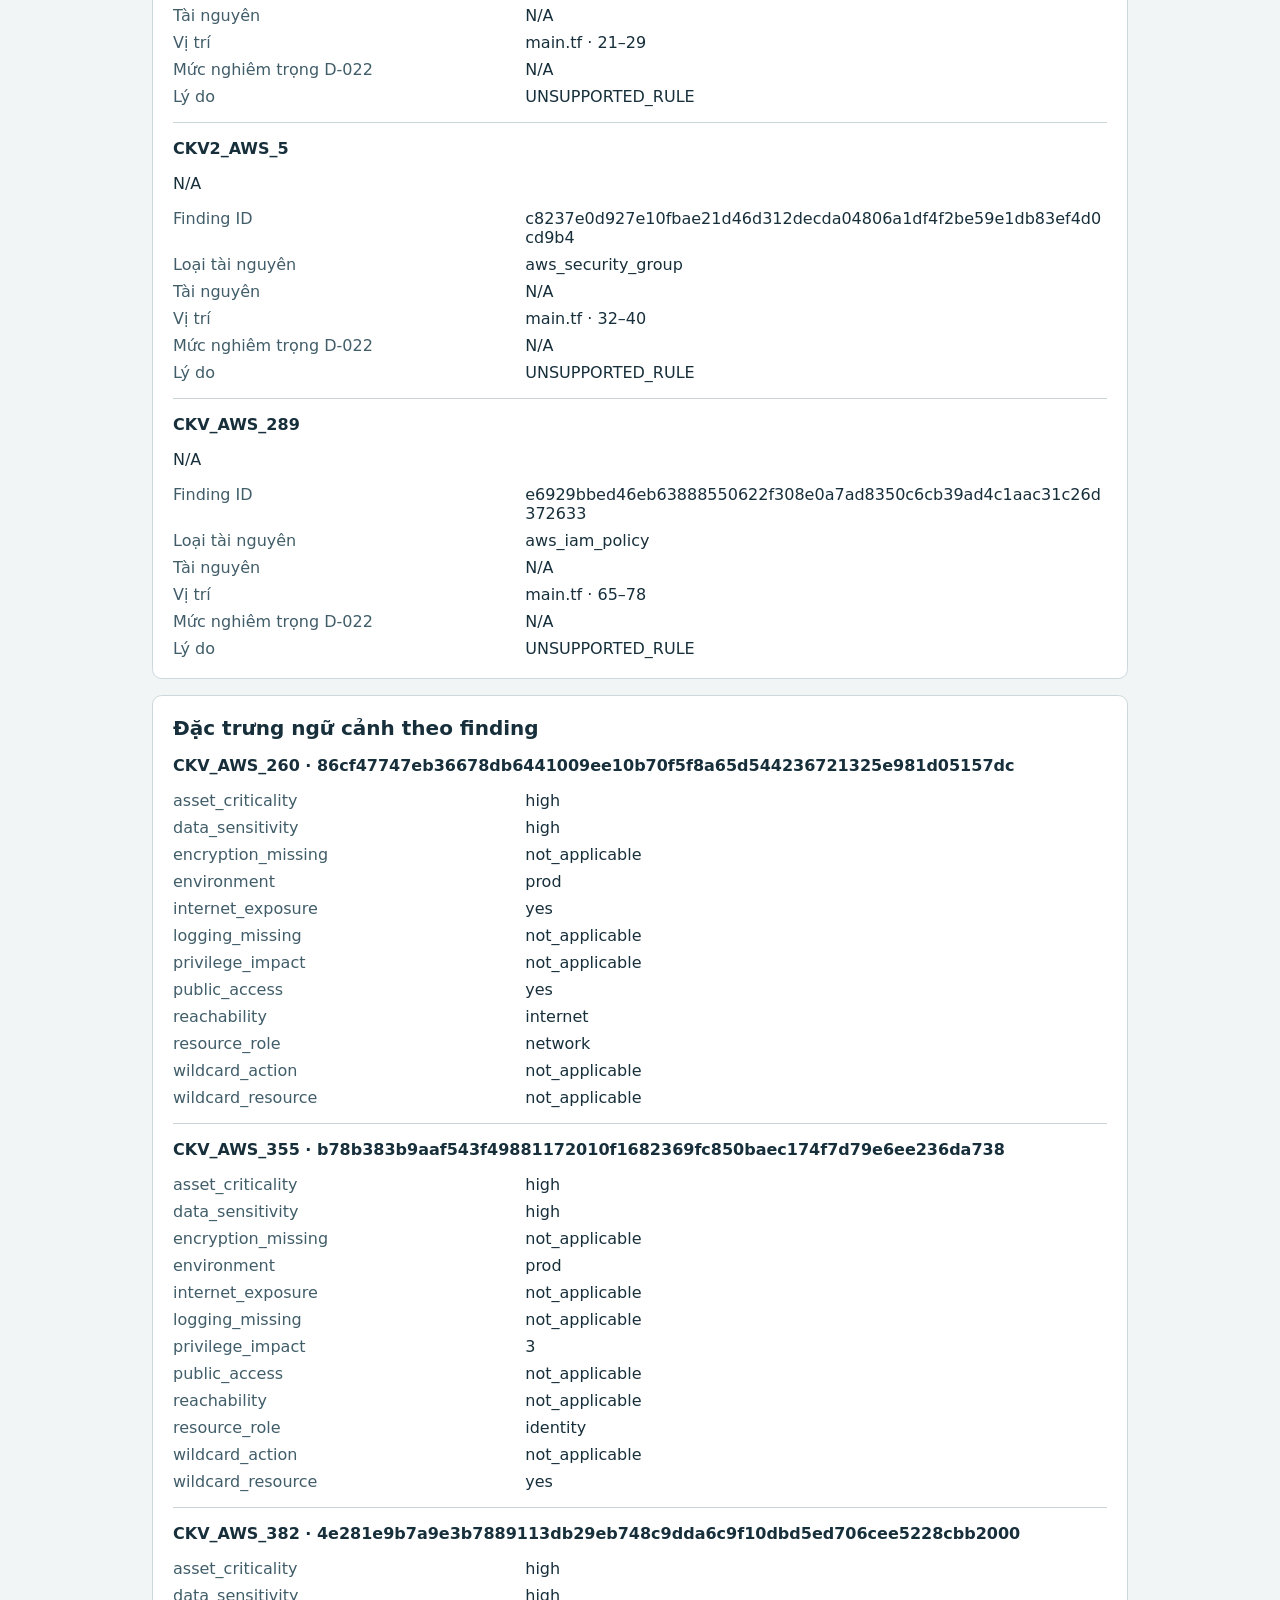
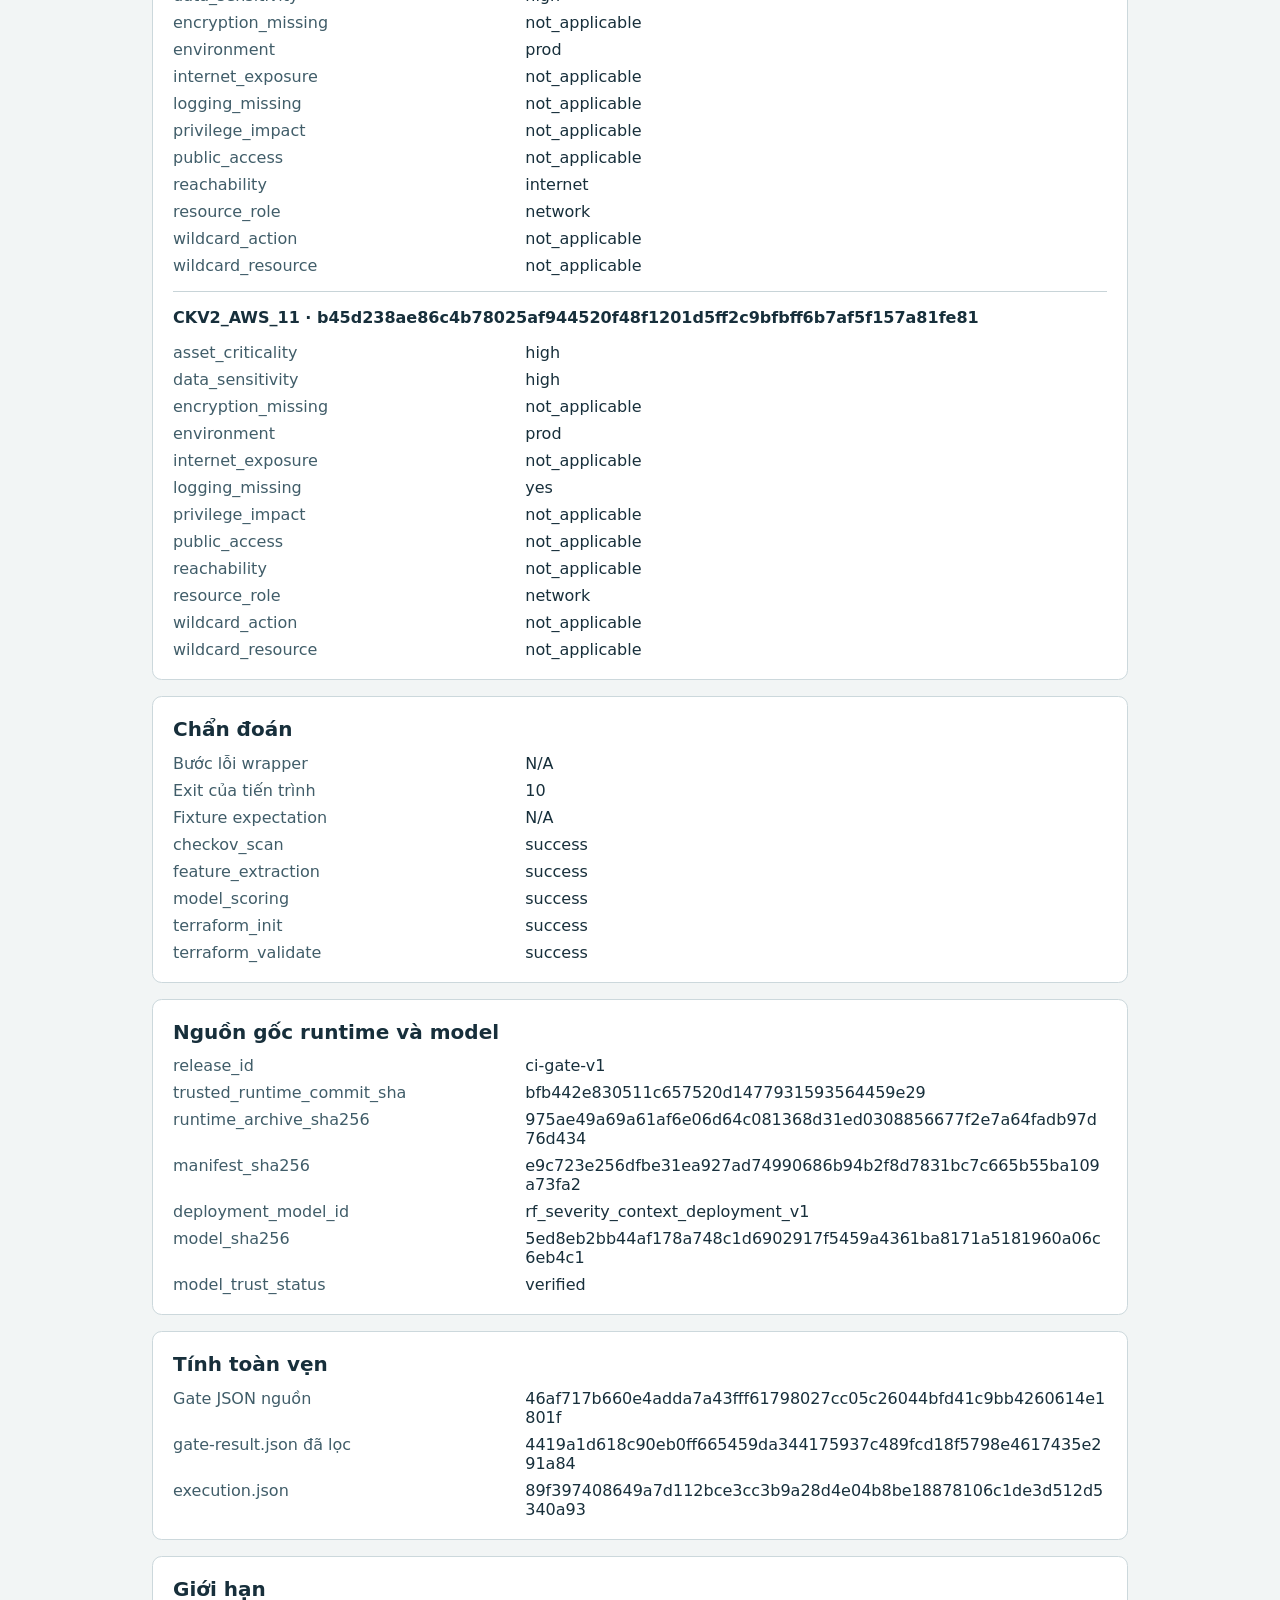
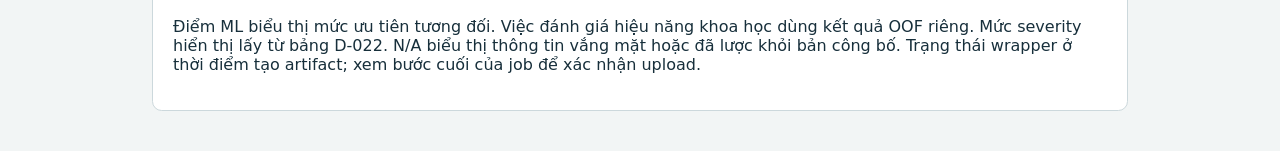
<file: reports/45422553581/attempt-1/report.html>
<!doctype html><html lang="vi"><meta charset="utf-8"><meta name="viewport" content="width=device-width,initial-scale=1"><meta http-equiv="Content-Security-Policy" content="default-src 'none'; style-src 'unsafe-inline'; base-uri 'none'; form-action 'none'"><title>Báo cáo Security Gate</title><style>
:root{font-family:system-ui,sans-serif;color:#172f3b;background:#f2f5f5}
*{box-sizing:border-box}body{margin:0}main{max-width:64rem;margin:auto;padding:1.5rem}
header{background:#153745;color:white;border-radius:.8rem;padding:2rem}
header p{margin:0;color:#c7e5ed}h1{font-size:clamp(1.6rem,4vw,2.8rem);margin:.35em 0}
h2{font-size:1.25rem;margin:0 0 .8rem}h3{font-size:1rem}section{background:white;
border:1px solid #ccd8dc;border-radius:.6rem;margin:1rem 0;padding:1.25rem}
dl{display:grid;grid-template-columns:minmax(10rem,36%) 1fr;gap:.5rem 1rem;margin:0}
dt{color:#405d69}dd{margin:0;font-variant-numeric:tabular-nums;overflow-wrap:anywhere}
article+article{border-top:1px solid #c8d4d8;margin-top:1rem}
meter{vertical-align:middle;width:min(50%,16rem)}.coverage{display:flex;align-items:center;gap:.8rem}
@media(max-width:34rem){main{padding:.6rem}dl{grid-template-columns:1fr;gap:.2rem}dd{margin-bottom:.6rem}}
@media print{main{max-width:100%}section,article{break-inside:avoid}}
</style><main><header><p>Security Gate · ADVISORY_ONLY</p><h1>Báo cáo kiểm tra Terraform</h1><strong>REVIEW</strong></header><section><h2>Tóm tắt</h2><p>Có finding cần rà soát. Điểm ưu tiên giúp xác định thứ tự xem xét trong lượt quét.</p><dl><dt>Gate / exit</dt><dd>REVIEW / 10</dd><dt>Wrapper / exit</dt><dd>REVIEW / 10</dd><dt>Checkov quét hoàn tất</dt><dd>True</dd></dl></section><section><h2>Thông tin thực thi</h2><dl><dt>execution_origin</dt><dd>github_actions</dd><dt>github_run_id</dt><dd>45422553581</dd><dt>github_run_number</dt><dd>9</dd><dt>github_run_attempt</dt><dd>1</dd><dt>started_utc</dt><dd>2026-11-24T15:11:22Z</dd><dt>finished_utc</dt><dd>2026-11-24T15:12:37+00:00</dd><dt>duration_seconds</dt><dd>75.0</dd><dt>trigger_event</dt><dd>workflow_run</dd><dt>workflow_ref</dt><dd>refs/heads/main</dd><dt>pr_number</dt><dd>2</dd><dt>scanned_commit_sha</dt><dd>3f97714ff1aa378ed987f1323bebabf9a9b07cd6</dd><dt>artifact_name</dt><dd>security-gate-20261124T151122Z_run-45422553581_attempt-1</dd><dt>terraform_artifact_sha256</dt><dd>8febb34021dd4d0a06e4cd671a77df82da06f5d5a55f97acc7f7195b81d53db1</dd></dl></section><section><h2>Bối cảnh triển khai</h2><dl><dt>environment</dt><dd>prod</dd><dt>asset_criticality</dt><dd>high</dd><dt>data_sensitivity</dt><dd>high</dd></dl><dl><dt>context_profile_id</dt><dd>CTX08</dd></dl></section><section><h2>Nguồn gốc bối cảnh</h2><dl><dt>assessment_type</dt><dd>automatic_pr</dd><dt>configuration_sha256</dt><dd>081ab174e06f3ddc4b52ff0486493ac1e45d63eee5f086f49826b35e459b070a</dd><dt>context_source</dt><dd>trusted_workload_config</dd><dt>control_revision</dt><dd>84e616633b90c78029f44677b7db99dfbcd8bbad</dd><dt>expected_head_sha</dt><dd>N/A</dd><dt>schema_version</dt><dd>ci5c-context-v1</dd></dl></section><section><h2>Phạm vi chấm điểm</h2><p>Tổng số failed finding: <strong>7</strong></p><p class="coverage">Đã chấm điểm <meter aria-label="Đã chấm điểm" min="0" max="7" value="4"></meter> 4</p><p class="coverage">Ngoài phạm vi <meter aria-label="Ngoài phạm vi" min="0" max="7" value="3"></meter> 3</p><p class="coverage">Trong phạm vi, chưa chấm được <meter aria-label="Trong phạm vi, chưa chấm được" min="0" max="7" value="0"></meter> 0</p></section><section><h2>Finding đã xếp hạng</h2><article><h3>CKV_AWS_260</h3><p>Ensure no security groups allow ingress from 0.0.0.0:0 to port 80</p><dl><dt>Finding ID</dt><dd>86cf47747eb36678db6441009ee10b70f5f8a65d544236721325e981d05157dc</dd><dt>Loại tài nguyên</dt><dd>aws_security_group_rule</dd><dt>Tài nguyên</dt><dd>N/A</dd><dt>Vị trí</dt><dd>main.tf · 43–51</dd><dt>Mức nghiêm trọng D-022</dt><dd>3</dd><dt>Điểm ưu tiên ML</dt><dd>0.6885630902469767</dd><dt>Hạng kỳ vọng</dt><dd>1.0</dd><dt>Số finding đồng hạng</dt><dd>1</dd></dl></article><article><h3>CKV_AWS_355</h3><p>Ensure no IAM policies documents allow &quot;*&quot; as a statement&#x27;s resource for restrictable actions</p><dl><dt>Finding ID</dt><dd>b78b383b9aaf543f49881172010f1682369fc850baec174f7d79e6ee236da738</dd><dt>Loại tài nguyên</dt><dd>aws_iam_policy</dd><dt>Tài nguyên</dt><dd>N/A</dd><dt>Vị trí</dt><dd>main.tf · 65–78</dd><dt>Mức nghiêm trọng D-022</dt><dd>3</dd><dt>Điểm ưu tiên ML</dt><dd>0.6731092279596415</dd><dt>Hạng kỳ vọng</dt><dd>2.0</dd><dt>Số finding đồng hạng</dt><dd>1</dd></dl></article><article><h3>CKV_AWS_382</h3><p>Ensure no security groups allow egress from 0.0.0.0:0 to port -1</p><dl><dt>Finding ID</dt><dd>4e281e9b7a9e3b7889113db29eb748c9dda6c9f10dbd5ed706cee5228cbb2000</dd><dt>Loại tài nguyên</dt><dd>aws_security_group_rule</dd><dt>Tài nguyên</dt><dd>N/A</dd><dt>Vị trí</dt><dd>main.tf · 54–62</dd><dt>Mức nghiêm trọng D-022</dt><dd>2</dd><dt>Điểm ưu tiên ML</dt><dd>0.523611943525243</dd><dt>Hạng kỳ vọng</dt><dd>3.0</dd><dt>Số finding đồng hạng</dt><dd>1</dd></dl></article><article><h3>CKV2_AWS_11</h3><p>Ensure VPC flow logging is enabled in all VPCs</p><dl><dt>Finding ID</dt><dd>b45d238ae86c4b78025af944520f48f1201d5ff2c9bfbff6b7af5f157a81fe81</dd><dt>Loại tài nguyên</dt><dd>aws_vpc</dd><dt>Tài nguyên</dt><dd>N/A</dd><dt>Vị trí</dt><dd>main.tf · 21–29</dd><dt>Mức nghiêm trọng D-022</dt><dd>2</dd><dt>Điểm ưu tiên ML</dt><dd>0.10570904798988472</dd><dt>Hạng kỳ vọng</dt><dd>4.0</dd><dt>Số finding đồng hạng</dt><dd>1</dd></dl></article></section><section><h2>Finding chưa có điểm ML</h2><p>Các finding này vẫn cần được xem xét.</p><article><h3>CKV2_AWS_12</h3><p>N/A</p><dl><dt>Finding ID</dt><dd>5589f516c416ad90bf5bc6ee3ee6aed99e2ae5c5a45a9bd2a78c0da51fe597da</dd><dt>Loại tài nguyên</dt><dd>aws_vpc</dd><dt>Tài nguyên</dt><dd>N/A</dd><dt>Vị trí</dt><dd>main.tf · 21–29</dd><dt>Mức nghiêm trọng D-022</dt><dd>N/A</dd><dt>Lý do</dt><dd>UNSUPPORTED_RULE</dd></dl></article><article><h3>CKV2_AWS_5</h3><p>N/A</p><dl><dt>Finding ID</dt><dd>c8237e0d927e10fbae21d46d312decda04806a1df4f2be59e1db83ef4d0cd9b4</dd><dt>Loại tài nguyên</dt><dd>aws_security_group</dd><dt>Tài nguyên</dt><dd>N/A</dd><dt>Vị trí</dt><dd>main.tf · 32–40</dd><dt>Mức nghiêm trọng D-022</dt><dd>N/A</dd><dt>Lý do</dt><dd>UNSUPPORTED_RULE</dd></dl></article><article><h3>CKV_AWS_289</h3><p>N/A</p><dl><dt>Finding ID</dt><dd>e6929bbed46eb63888550622f308e0a7ad8350c6cb39ad4c1aac31c26d372633</dd><dt>Loại tài nguyên</dt><dd>aws_iam_policy</dd><dt>Tài nguyên</dt><dd>N/A</dd><dt>Vị trí</dt><dd>main.tf · 65–78</dd><dt>Mức nghiêm trọng D-022</dt><dd>N/A</dd><dt>Lý do</dt><dd>UNSUPPORTED_RULE</dd></dl></article></section><section><h2>Đặc trưng ngữ cảnh theo finding</h2><article><h3>CKV_AWS_260 · 86cf47747eb36678db6441009ee10b70f5f8a65d544236721325e981d05157dc</h3><dl><dt>asset_criticality</dt><dd>high</dd><dt>data_sensitivity</dt><dd>high</dd><dt>encryption_missing</dt><dd>not_applicable</dd><dt>environment</dt><dd>prod</dd><dt>internet_exposure</dt><dd>yes</dd><dt>logging_missing</dt><dd>not_applicable</dd><dt>privilege_impact</dt><dd>not_applicable</dd><dt>public_access</dt><dd>yes</dd><dt>reachability</dt><dd>internet</dd><dt>resource_role</dt><dd>network</dd><dt>wildcard_action</dt><dd>not_applicable</dd><dt>wildcard_resource</dt><dd>not_applicable</dd></dl></article><article><h3>CKV_AWS_355 · b78b383b9aaf543f49881172010f1682369fc850baec174f7d79e6ee236da738</h3><dl><dt>asset_criticality</dt><dd>high</dd><dt>data_sensitivity</dt><dd>high</dd><dt>encryption_missing</dt><dd>not_applicable</dd><dt>environment</dt><dd>prod</dd><dt>internet_exposure</dt><dd>not_applicable</dd><dt>logging_missing</dt><dd>not_applicable</dd><dt>privilege_impact</dt><dd>3</dd><dt>public_access</dt><dd>not_applicable</dd><dt>reachability</dt><dd>not_applicable</dd><dt>resource_role</dt><dd>identity</dd><dt>wildcard_action</dt><dd>not_applicable</dd><dt>wildcard_resource</dt><dd>yes</dd></dl></article><article><h3>CKV_AWS_382 · 4e281e9b7a9e3b7889113db29eb748c9dda6c9f10dbd5ed706cee5228cbb2000</h3><dl><dt>asset_criticality</dt><dd>high</dd><dt>data_sensitivity</dt><dd>high</dd><dt>encryption_missing</dt><dd>not_applicable</dd><dt>environment</dt><dd>prod</dd><dt>internet_exposure</dt><dd>not_applicable</dd><dt>logging_missing</dt><dd>not_applicable</dd><dt>privilege_impact</dt><dd>not_applicable</dd><dt>public_access</dt><dd>not_applicable</dd><dt>reachability</dt><dd>internet</dd><dt>resource_role</dt><dd>network</dd><dt>wildcard_action</dt><dd>not_applicable</dd><dt>wildcard_resource</dt><dd>not_applicable</dd></dl></article><article><h3>CKV2_AWS_11 · b45d238ae86c4b78025af944520f48f1201d5ff2c9bfbff6b7af5f157a81fe81</h3><dl><dt>asset_criticality</dt><dd>high</dd><dt>data_sensitivity</dt><dd>high</dd><dt>encryption_missing</dt><dd>not_applicable</dd><dt>environment</dt><dd>prod</dd><dt>internet_exposure</dt><dd>not_applicable</dd><dt>logging_missing</dt><dd>yes</dd><dt>privilege_impact</dt><dd>not_applicable</dd><dt>public_access</dt><dd>not_applicable</dd><dt>reachability</dt><dd>not_applicable</dd><dt>resource_role</dt><dd>network</dd><dt>wildcard_action</dt><dd>not_applicable</dd><dt>wildcard_resource</dt><dd>not_applicable</dd></dl></article></section><section><h2>Chẩn đoán</h2><dl><dt>Bước lỗi wrapper</dt><dd>N/A</dd><dt>Exit của tiến trình</dt><dd>10</dd><dt>Fixture expectation</dt><dd>N/A</dd><dt>checkov_scan</dt><dd>success</dd><dt>feature_extraction</dt><dd>success</dd><dt>model_scoring</dt><dd>success</dd><dt>terraform_init</dt><dd>success</dd><dt>terraform_validate</dt><dd>success</dd></dl></section><section><h2>Nguồn gốc runtime và model</h2><dl><dt>release_id</dt><dd>ci-gate-v1</dd><dt>trusted_runtime_commit_sha</dt><dd>bfb442e830511c657520d1477931593564459e29</dd><dt>runtime_archive_sha256</dt><dd>975ae49a69a61af6e06d64c081368d31ed0308856677f2e7a64fadb97d76d434</dd><dt>manifest_sha256</dt><dd>e9c723e256dfbe31ea927ad74990686b94b2f8d7831bc7c665b55ba109a73fa2</dd><dt>deployment_model_id</dt><dd>rf_severity_context_deployment_v1</dd><dt>model_sha256</dt><dd>5ed8eb2bb44af178a748c1d6902917f5459a4361ba8171a5181960a06c6eb4c1</dd><dt>model_trust_status</dt><dd>verified</dd></dl></section><section><h2>Tính toàn vẹn</h2><dl><dt>Gate JSON nguồn</dt><dd>46af717b660e4adda7a43fff61798027cc05c26044bfd41c9bb4260614e1801f</dd><dt>gate-result.json đã lọc</dt><dd>4419a1d618c90eb0ff665459da344175937c489fcd18f5798e4617435e291a84</dd><dt>execution.json</dt><dd>89f397408649a7d112bce3cc3b9a28d4e04b8be18878106c1de3d512d5340a93</dd></dl></section><section><h2>Giới hạn</h2><p>Điểm ML biểu thị mức ưu tiên tương đối. Việc đánh giá hiệu năng khoa học dùng kết quả OOF riêng. Mức severity hiển thị lấy từ bảng D-022. N/A biểu thị thông tin vắng mặt hoặc đã lược khỏi bản công bố. Trạng thái wrapper ở thời điểm tạo artifact; xem bước cuối của job để xác nhận upload.</p></section></main></html>
</file>
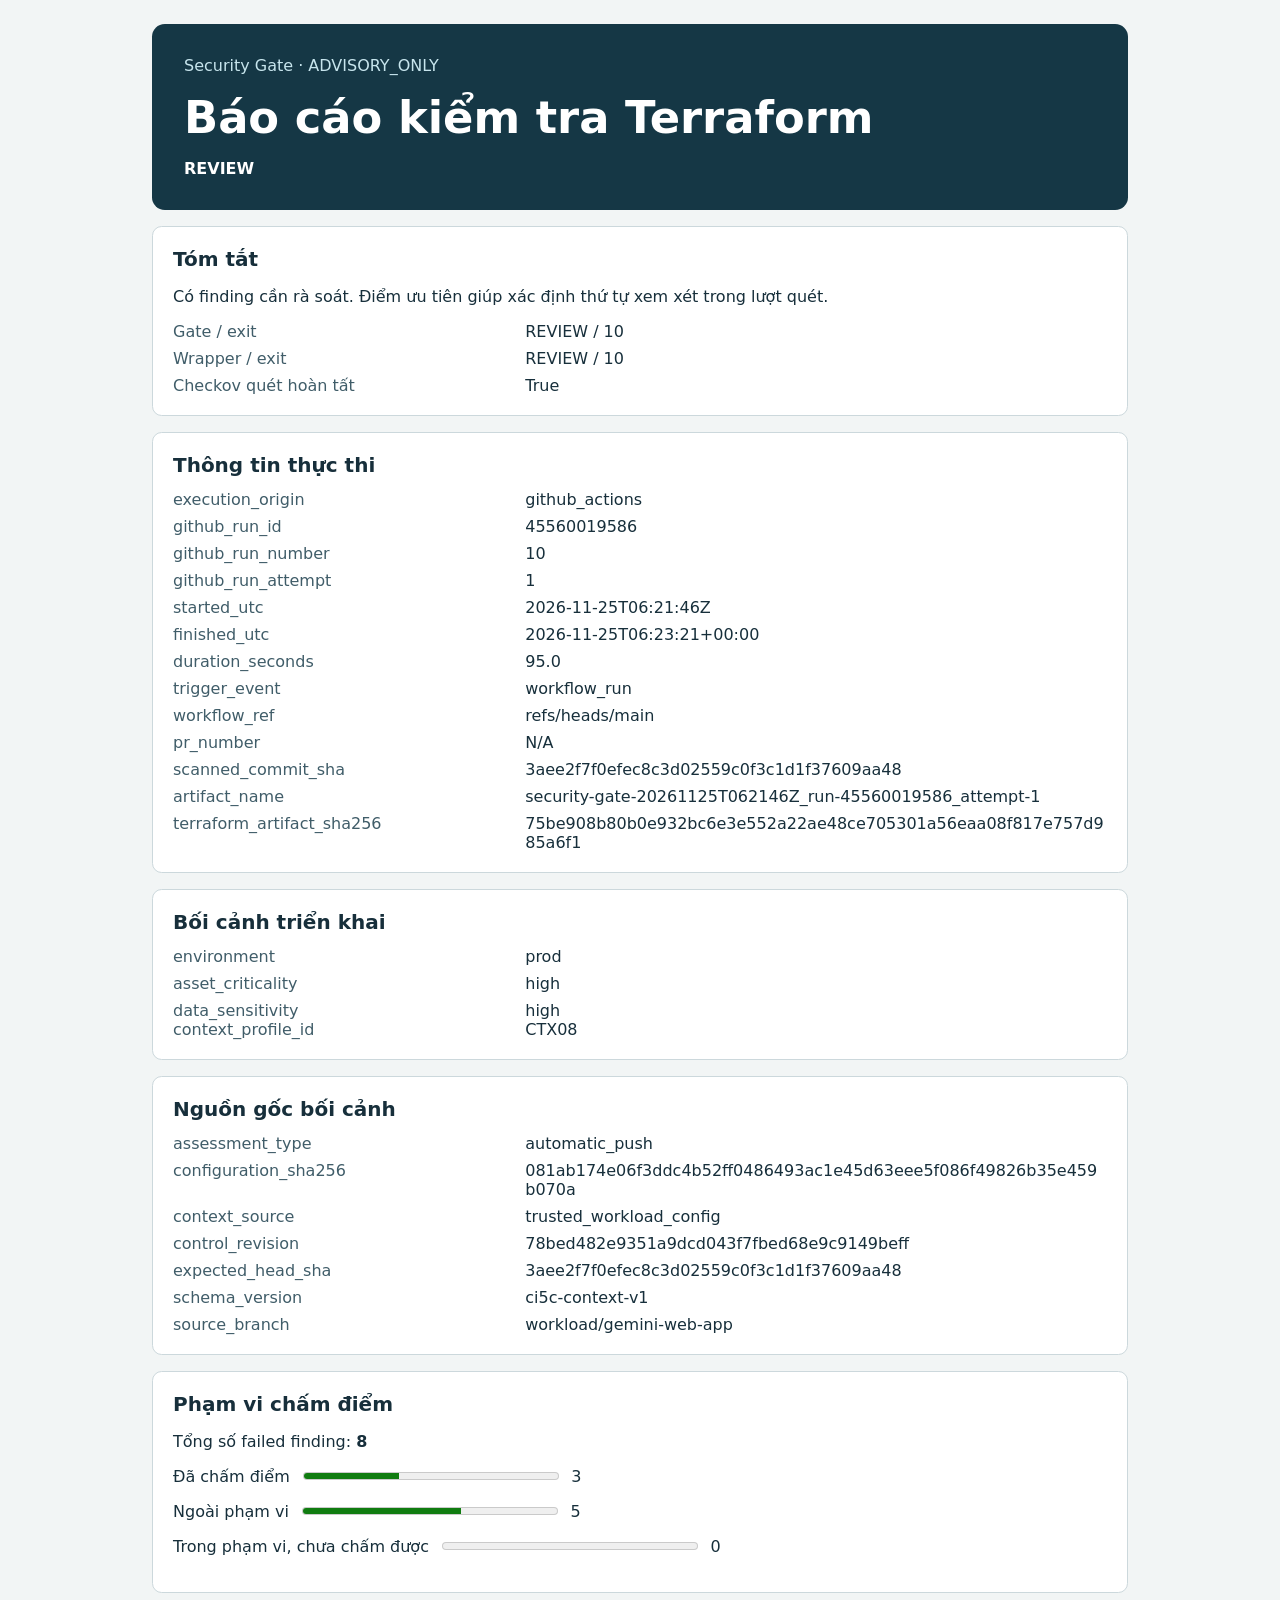
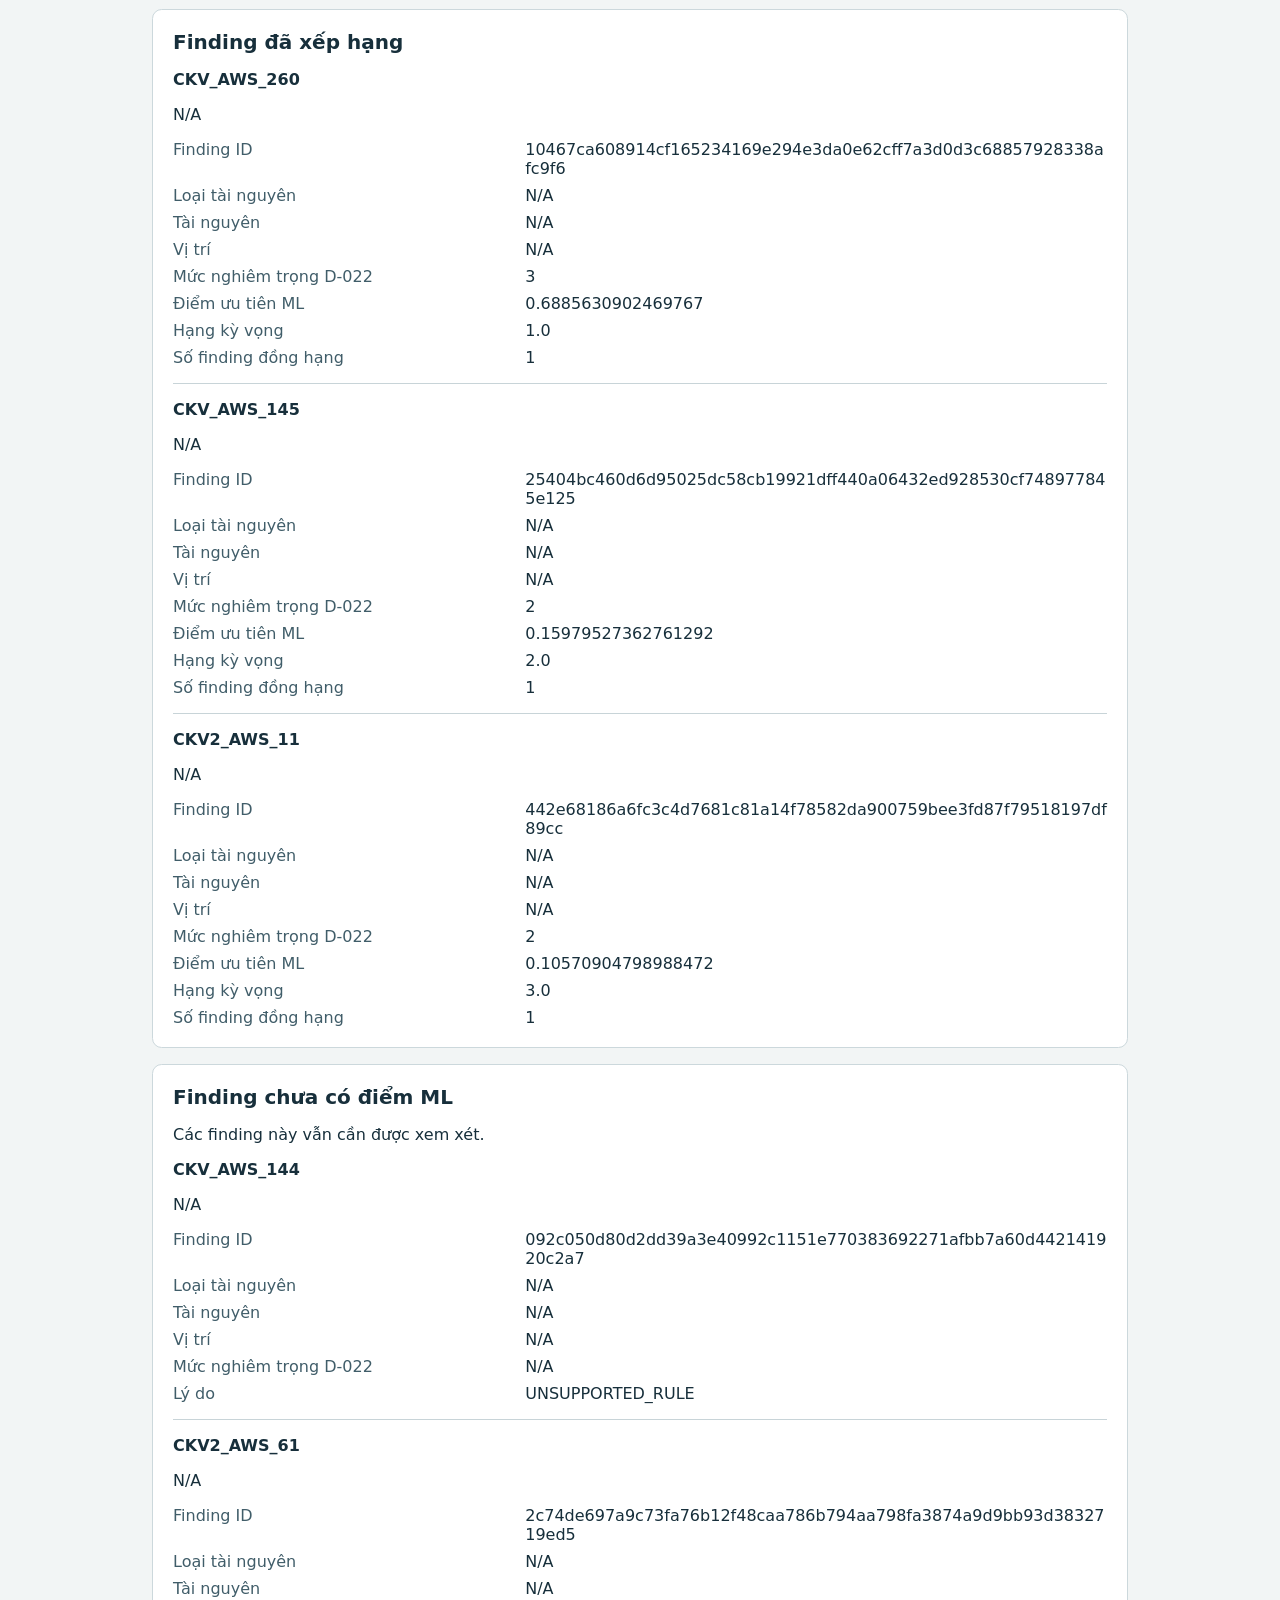
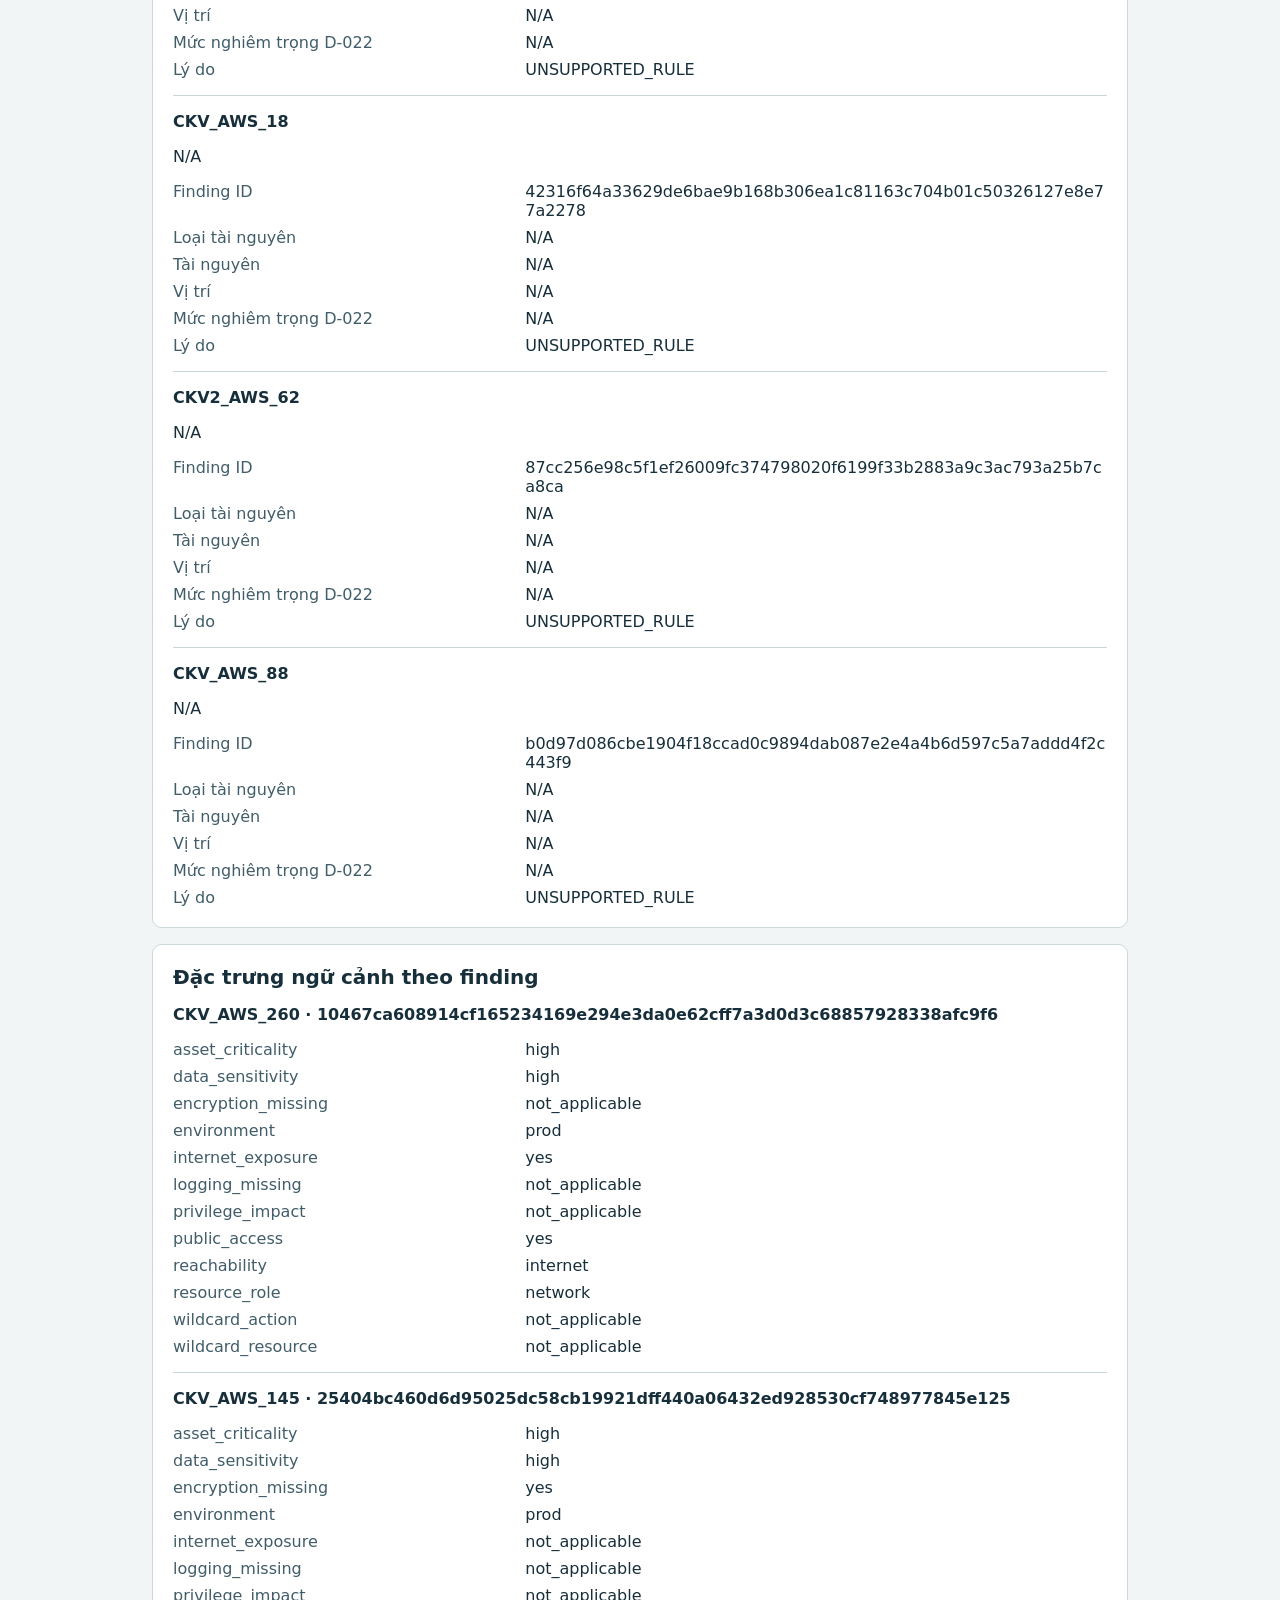
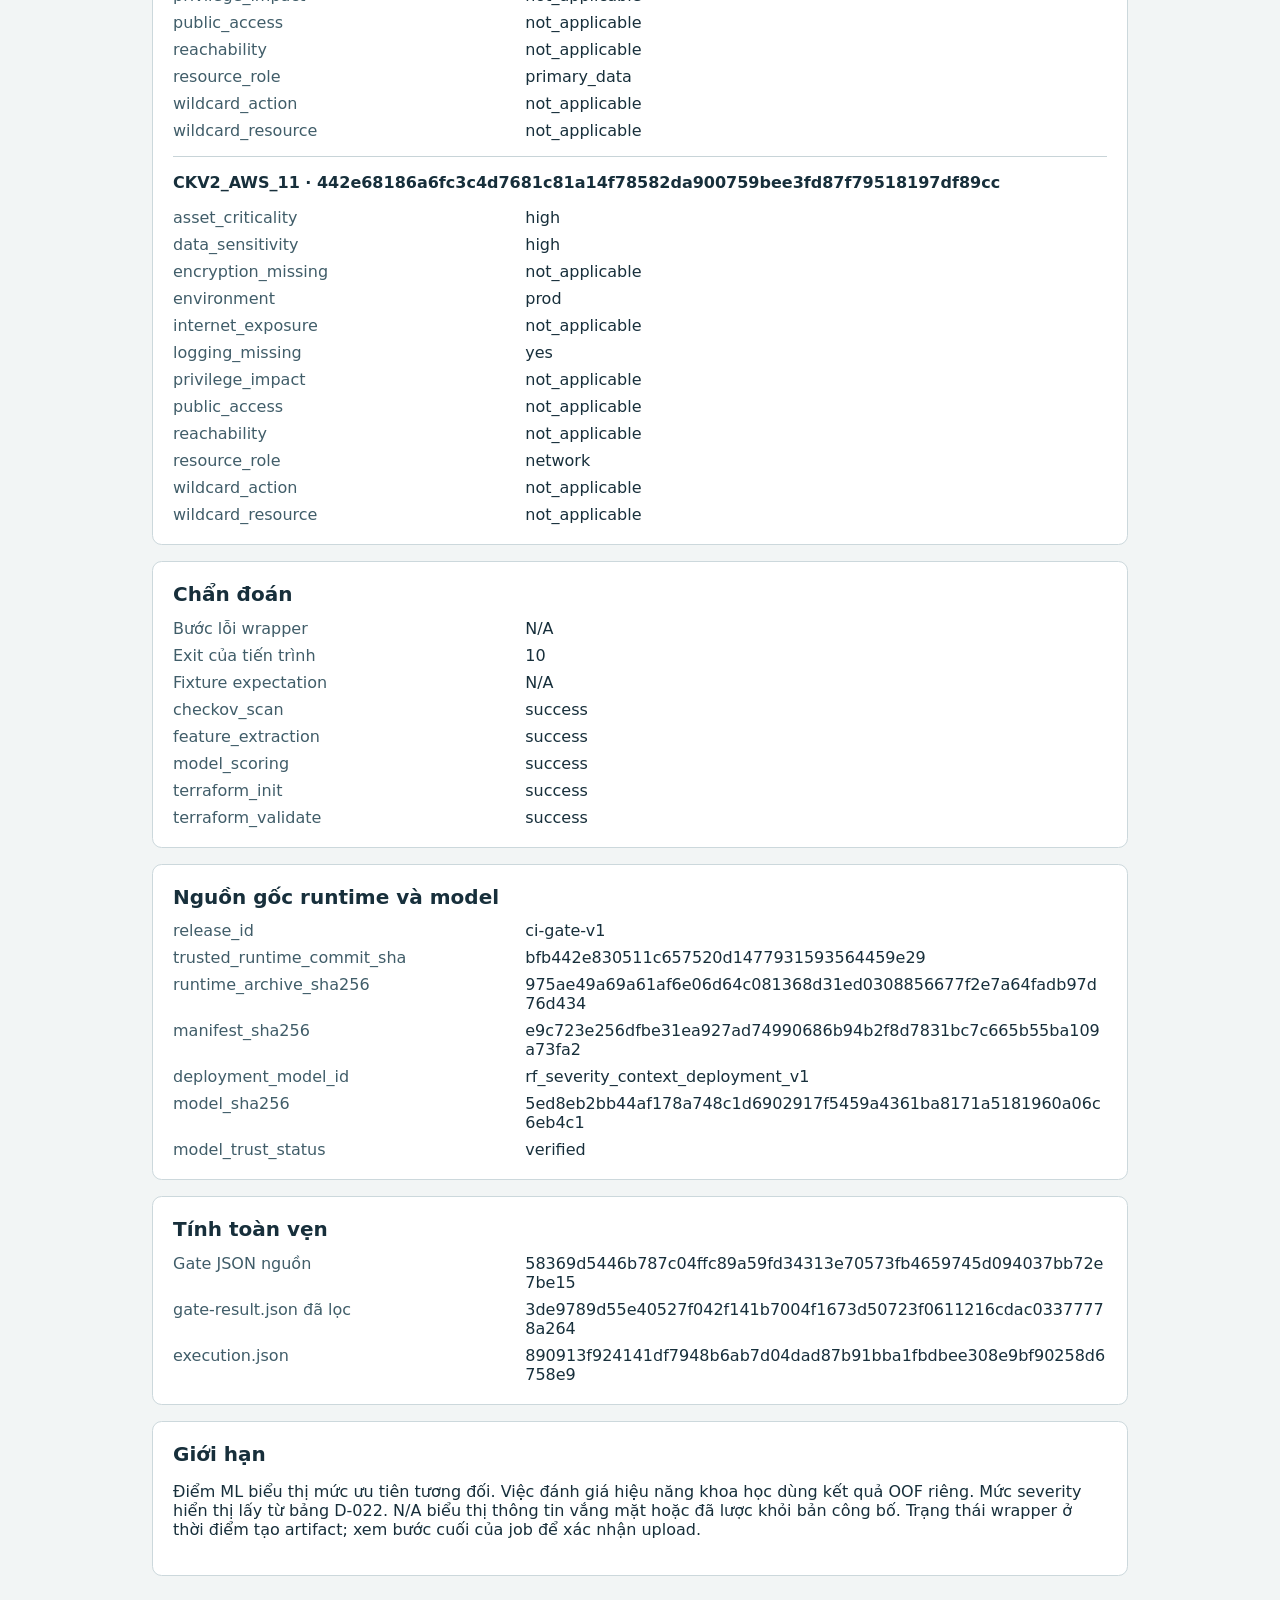
<file: reports/45560019586/attempt-1/report.html>
<!doctype html><html lang="vi"><meta charset="utf-8"><meta name="viewport" content="width=device-width,initial-scale=1"><meta http-equiv="Content-Security-Policy" content="default-src 'none'; style-src 'unsafe-inline'; base-uri 'none'; form-action 'none'"><title>Báo cáo Security Gate</title><style>
:root{font-family:system-ui,sans-serif;color:#172f3b;background:#f2f5f5}
*{box-sizing:border-box}body{margin:0}main{max-width:64rem;margin:auto;padding:1.5rem}
header{background:#153745;color:white;border-radius:.8rem;padding:2rem}
header p{margin:0;color:#c7e5ed}h1{font-size:clamp(1.6rem,4vw,2.8rem);margin:.35em 0}
h2{font-size:1.25rem;margin:0 0 .8rem}h3{font-size:1rem}section{background:white;
border:1px solid #ccd8dc;border-radius:.6rem;margin:1rem 0;padding:1.25rem}
dl{display:grid;grid-template-columns:minmax(10rem,36%) 1fr;gap:.5rem 1rem;margin:0}
dt{color:#405d69}dd{margin:0;font-variant-numeric:tabular-nums;overflow-wrap:anywhere}
article+article{border-top:1px solid #c8d4d8;margin-top:1rem}
meter{vertical-align:middle;width:min(50%,16rem)}.coverage{display:flex;align-items:center;gap:.8rem}
@media(max-width:34rem){main{padding:.6rem}dl{grid-template-columns:1fr;gap:.2rem}dd{margin-bottom:.6rem}}
@media print{main{max-width:100%}section,article{break-inside:avoid}}
</style><main><header><p>Security Gate · ADVISORY_ONLY</p><h1>Báo cáo kiểm tra Terraform</h1><strong>REVIEW</strong></header><section><h2>Tóm tắt</h2><p>Có finding cần rà soát. Điểm ưu tiên giúp xác định thứ tự xem xét trong lượt quét.</p><dl><dt>Gate / exit</dt><dd>REVIEW / 10</dd><dt>Wrapper / exit</dt><dd>REVIEW / 10</dd><dt>Checkov quét hoàn tất</dt><dd>True</dd></dl></section><section><h2>Thông tin thực thi</h2><dl><dt>execution_origin</dt><dd>github_actions</dd><dt>github_run_id</dt><dd>45560019586</dd><dt>github_run_number</dt><dd>10</dd><dt>github_run_attempt</dt><dd>1</dd><dt>started_utc</dt><dd>2026-11-25T06:21:46Z</dd><dt>finished_utc</dt><dd>2026-11-25T06:23:21+00:00</dd><dt>duration_seconds</dt><dd>95.0</dd><dt>trigger_event</dt><dd>workflow_run</dd><dt>workflow_ref</dt><dd>refs/heads/main</dd><dt>pr_number</dt><dd>N/A</dd><dt>scanned_commit_sha</dt><dd>3aee2f7f0efec8c3d02559c0f3c1d1f37609aa48</dd><dt>artifact_name</dt><dd>security-gate-20261125T062146Z_run-45560019586_attempt-1</dd><dt>terraform_artifact_sha256</dt><dd>75be908b80b0e932bc6e3e552a22ae48ce705301a56eaa08f817e757d985a6f1</dd></dl></section><section><h2>Bối cảnh triển khai</h2><dl><dt>environment</dt><dd>prod</dd><dt>asset_criticality</dt><dd>high</dd><dt>data_sensitivity</dt><dd>high</dd></dl><dl><dt>context_profile_id</dt><dd>CTX08</dd></dl></section><section><h2>Nguồn gốc bối cảnh</h2><dl><dt>assessment_type</dt><dd>automatic_push</dd><dt>configuration_sha256</dt><dd>081ab174e06f3ddc4b52ff0486493ac1e45d63eee5f086f49826b35e459b070a</dd><dt>context_source</dt><dd>trusted_workload_config</dd><dt>control_revision</dt><dd>78bed482e9351a9dcd043f7fbed68e9c9149beff</dd><dt>expected_head_sha</dt><dd>3aee2f7f0efec8c3d02559c0f3c1d1f37609aa48</dd><dt>schema_version</dt><dd>ci5c-context-v1</dd><dt>source_branch</dt><dd>workload/gemini-web-app</dd></dl></section><section><h2>Phạm vi chấm điểm</h2><p>Tổng số failed finding: <strong>8</strong></p><p class="coverage">Đã chấm điểm <meter aria-label="Đã chấm điểm" min="0" max="8" value="3"></meter> 3</p><p class="coverage">Ngoài phạm vi <meter aria-label="Ngoài phạm vi" min="0" max="8" value="5"></meter> 5</p><p class="coverage">Trong phạm vi, chưa chấm được <meter aria-label="Trong phạm vi, chưa chấm được" min="0" max="8" value="0"></meter> 0</p></section><section><h2>Finding đã xếp hạng</h2><article><h3>CKV_AWS_260</h3><p>N/A</p><dl><dt>Finding ID</dt><dd>10467ca608914cf165234169e294e3da0e62cff7a3d0d3c68857928338afc9f6</dd><dt>Loại tài nguyên</dt><dd>N/A</dd><dt>Tài nguyên</dt><dd>N/A</dd><dt>Vị trí</dt><dd>N/A</dd><dt>Mức nghiêm trọng D-022</dt><dd>3</dd><dt>Điểm ưu tiên ML</dt><dd>0.6885630902469767</dd><dt>Hạng kỳ vọng</dt><dd>1.0</dd><dt>Số finding đồng hạng</dt><dd>1</dd></dl></article><article><h3>CKV_AWS_145</h3><p>N/A</p><dl><dt>Finding ID</dt><dd>25404bc460d6d95025dc58cb19921dff440a06432ed928530cf748977845e125</dd><dt>Loại tài nguyên</dt><dd>N/A</dd><dt>Tài nguyên</dt><dd>N/A</dd><dt>Vị trí</dt><dd>N/A</dd><dt>Mức nghiêm trọng D-022</dt><dd>2</dd><dt>Điểm ưu tiên ML</dt><dd>0.15979527362761292</dd><dt>Hạng kỳ vọng</dt><dd>2.0</dd><dt>Số finding đồng hạng</dt><dd>1</dd></dl></article><article><h3>CKV2_AWS_11</h3><p>N/A</p><dl><dt>Finding ID</dt><dd>442e68186a6fc3c4d7681c81a14f78582da900759bee3fd87f79518197df89cc</dd><dt>Loại tài nguyên</dt><dd>N/A</dd><dt>Tài nguyên</dt><dd>N/A</dd><dt>Vị trí</dt><dd>N/A</dd><dt>Mức nghiêm trọng D-022</dt><dd>2</dd><dt>Điểm ưu tiên ML</dt><dd>0.10570904798988472</dd><dt>Hạng kỳ vọng</dt><dd>3.0</dd><dt>Số finding đồng hạng</dt><dd>1</dd></dl></article></section><section><h2>Finding chưa có điểm ML</h2><p>Các finding này vẫn cần được xem xét.</p><article><h3>CKV_AWS_144</h3><p>N/A</p><dl><dt>Finding ID</dt><dd>092c050d80d2dd39a3e40992c1151e770383692271afbb7a60d442141920c2a7</dd><dt>Loại tài nguyên</dt><dd>N/A</dd><dt>Tài nguyên</dt><dd>N/A</dd><dt>Vị trí</dt><dd>N/A</dd><dt>Mức nghiêm trọng D-022</dt><dd>N/A</dd><dt>Lý do</dt><dd>UNSUPPORTED_RULE</dd></dl></article><article><h3>CKV2_AWS_61</h3><p>N/A</p><dl><dt>Finding ID</dt><dd>2c74de697a9c73fa76b12f48caa786b794aa798fa3874a9d9bb93d3832719ed5</dd><dt>Loại tài nguyên</dt><dd>N/A</dd><dt>Tài nguyên</dt><dd>N/A</dd><dt>Vị trí</dt><dd>N/A</dd><dt>Mức nghiêm trọng D-022</dt><dd>N/A</dd><dt>Lý do</dt><dd>UNSUPPORTED_RULE</dd></dl></article><article><h3>CKV_AWS_18</h3><p>N/A</p><dl><dt>Finding ID</dt><dd>42316f64a33629de6bae9b168b306ea1c81163c704b01c50326127e8e77a2278</dd><dt>Loại tài nguyên</dt><dd>N/A</dd><dt>Tài nguyên</dt><dd>N/A</dd><dt>Vị trí</dt><dd>N/A</dd><dt>Mức nghiêm trọng D-022</dt><dd>N/A</dd><dt>Lý do</dt><dd>UNSUPPORTED_RULE</dd></dl></article><article><h3>CKV2_AWS_62</h3><p>N/A</p><dl><dt>Finding ID</dt><dd>87cc256e98c5f1ef26009fc374798020f6199f33b2883a9c3ac793a25b7ca8ca</dd><dt>Loại tài nguyên</dt><dd>N/A</dd><dt>Tài nguyên</dt><dd>N/A</dd><dt>Vị trí</dt><dd>N/A</dd><dt>Mức nghiêm trọng D-022</dt><dd>N/A</dd><dt>Lý do</dt><dd>UNSUPPORTED_RULE</dd></dl></article><article><h3>CKV_AWS_88</h3><p>N/A</p><dl><dt>Finding ID</dt><dd>b0d97d086cbe1904f18ccad0c9894dab087e2e4a4b6d597c5a7addd4f2c443f9</dd><dt>Loại tài nguyên</dt><dd>N/A</dd><dt>Tài nguyên</dt><dd>N/A</dd><dt>Vị trí</dt><dd>N/A</dd><dt>Mức nghiêm trọng D-022</dt><dd>N/A</dd><dt>Lý do</dt><dd>UNSUPPORTED_RULE</dd></dl></article></section><section><h2>Đặc trưng ngữ cảnh theo finding</h2><article><h3>CKV_AWS_260 · 10467ca608914cf165234169e294e3da0e62cff7a3d0d3c68857928338afc9f6</h3><dl><dt>asset_criticality</dt><dd>high</dd><dt>data_sensitivity</dt><dd>high</dd><dt>encryption_missing</dt><dd>not_applicable</dd><dt>environment</dt><dd>prod</dd><dt>internet_exposure</dt><dd>yes</dd><dt>logging_missing</dt><dd>not_applicable</dd><dt>privilege_impact</dt><dd>not_applicable</dd><dt>public_access</dt><dd>yes</dd><dt>reachability</dt><dd>internet</dd><dt>resource_role</dt><dd>network</dd><dt>wildcard_action</dt><dd>not_applicable</dd><dt>wildcard_resource</dt><dd>not_applicable</dd></dl></article><article><h3>CKV_AWS_145 · 25404bc460d6d95025dc58cb19921dff440a06432ed928530cf748977845e125</h3><dl><dt>asset_criticality</dt><dd>high</dd><dt>data_sensitivity</dt><dd>high</dd><dt>encryption_missing</dt><dd>yes</dd><dt>environment</dt><dd>prod</dd><dt>internet_exposure</dt><dd>not_applicable</dd><dt>logging_missing</dt><dd>not_applicable</dd><dt>privilege_impact</dt><dd>not_applicable</dd><dt>public_access</dt><dd>not_applicable</dd><dt>reachability</dt><dd>not_applicable</dd><dt>resource_role</dt><dd>primary_data</dd><dt>wildcard_action</dt><dd>not_applicable</dd><dt>wildcard_resource</dt><dd>not_applicable</dd></dl></article><article><h3>CKV2_AWS_11 · 442e68186a6fc3c4d7681c81a14f78582da900759bee3fd87f79518197df89cc</h3><dl><dt>asset_criticality</dt><dd>high</dd><dt>data_sensitivity</dt><dd>high</dd><dt>encryption_missing</dt><dd>not_applicable</dd><dt>environment</dt><dd>prod</dd><dt>internet_exposure</dt><dd>not_applicable</dd><dt>logging_missing</dt><dd>yes</dd><dt>privilege_impact</dt><dd>not_applicable</dd><dt>public_access</dt><dd>not_applicable</dd><dt>reachability</dt><dd>not_applicable</dd><dt>resource_role</dt><dd>network</dd><dt>wildcard_action</dt><dd>not_applicable</dd><dt>wildcard_resource</dt><dd>not_applicable</dd></dl></article></section><section><h2>Chẩn đoán</h2><dl><dt>Bước lỗi wrapper</dt><dd>N/A</dd><dt>Exit của tiến trình</dt><dd>10</dd><dt>Fixture expectation</dt><dd>N/A</dd><dt>checkov_scan</dt><dd>success</dd><dt>feature_extraction</dt><dd>success</dd><dt>model_scoring</dt><dd>success</dd><dt>terraform_init</dt><dd>success</dd><dt>terraform_validate</dt><dd>success</dd></dl></section><section><h2>Nguồn gốc runtime và model</h2><dl><dt>release_id</dt><dd>ci-gate-v1</dd><dt>trusted_runtime_commit_sha</dt><dd>bfb442e830511c657520d1477931593564459e29</dd><dt>runtime_archive_sha256</dt><dd>975ae49a69a61af6e06d64c081368d31ed0308856677f2e7a64fadb97d76d434</dd><dt>manifest_sha256</dt><dd>e9c723e256dfbe31ea927ad74990686b94b2f8d7831bc7c665b55ba109a73fa2</dd><dt>deployment_model_id</dt><dd>rf_severity_context_deployment_v1</dd><dt>model_sha256</dt><dd>5ed8eb2bb44af178a748c1d6902917f5459a4361ba8171a5181960a06c6eb4c1</dd><dt>model_trust_status</dt><dd>verified</dd></dl></section><section><h2>Tính toàn vẹn</h2><dl><dt>Gate JSON nguồn</dt><dd>58369d5446b787c04ffc89a59fd34313e70573fb4659745d094037bb72e7be15</dd><dt>gate-result.json đã lọc</dt><dd>3de9789d55e40527f042f141b7004f1673d50723f0611216cdac03377778a264</dd><dt>execution.json</dt><dd>890913f924141df7948b6ab7d04dad87b91bba1fbdbee308e9bf90258d6758e9</dd></dl></section><section><h2>Giới hạn</h2><p>Điểm ML biểu thị mức ưu tiên tương đối. Việc đánh giá hiệu năng khoa học dùng kết quả OOF riêng. Mức severity hiển thị lấy từ bảng D-022. N/A biểu thị thông tin vắng mặt hoặc đã lược khỏi bản công bố. Trạng thái wrapper ở thời điểm tạo artifact; xem bước cuối của job để xác nhận upload.</p></section></main></html>
</file>
<file: assets/style.d3727264df2d84403c4c84c1628beb63c42c90fe7f9d93429b252e432046838c.css>
*{box-sizing:border-box}body{margin:0;background:#f4f6f4;color:#192f35;font:1rem/1.55 Inter,system-ui,sans-serif}header{background:#123734;color:white;padding:1rem max(4vw,1rem);display:flex;align-items:center;justify-content:space-between;gap:1rem}header strong{font-size:1.3rem}header small{margin-left:1rem;color:#b9e8ce}header a{color:white;margin-left:.6rem}main{max-width:84rem;margin:auto;padding:2rem 4vw}h1{font-size:clamp(2rem,5vw,3.4rem);letter-spacing:-.045em;line-height:1.1;margin:.5em 0 .3em}h2{font-size:1.25rem}section,#stats{background:white;border:1px solid #cbd8d0;border-radius:.7rem;padding:1rem 1.25rem;margin:1rem 0}#stats,.filters{display:flex;flex-wrap:wrap;gap:1rem}#stats div{flex:1;min-width:6rem}#stats strong{display:block;font-size:1.8rem}.filters label{font-size:.85rem;display:grid;gap:.25rem}input,select{font:inherit;color:inherit;padding:.5rem;background:white;border:1px solid #839990;border-radius:.35rem}.scroll{overflow-x:auto}table{width:100%;border-collapse:collapse;font-size:.89rem}th,td{text-align:left;padding:.7rem;border-bottom:1px solid #dbe3dc}a{color:#126355}.PASS{color:#14623e}.REVIEW{color:#835108}.ERROR{color:#aa3738}#model{overflow-wrap:anywhere;font-family:monospace}@media(max-width:40rem){header{flex-wrap:wrap}main{padding:1rem}section{padding:.85rem}.filters label{flex:1;min-width:8rem}}

.refresh{display:flex;align-items:center;flex-wrap:wrap;gap:.6rem 1rem;margin:1rem 0}
button{padding:.55rem .75rem;border:1px solid #126355;border-radius:.4rem;color:#123734;background:white;font:inherit;cursor:pointer}
button:disabled{opacity:.55;cursor:wait}
#freshness{font-size:.9rem;color:#334f50}
nav{display:flex;flex-wrap:wrap}
.pair{display:grid;grid-template-columns:repeat(auto-fit,minmax(min(22rem,100%),1fr));gap:1rem;margin-top:1rem}
.pair>div{border:1px solid #cbd8d0;padding:.85rem;border-radius:.4rem;min-width:0}
.pair h3{margin:.2rem 0}
.pair dl{display:grid;gap:.3rem .6rem;grid-template-columns:minmax(7rem,40%) 1fr;font-size:.88rem}
.pair dd{margin:0;overflow-wrap:anywhere;font-variant-numeric:tabular-nums}
.pair dt{color:#354f4d}
#comparison td:nth-child(2){min-width:12.5rem}
#comparison meter{display:block;width:100%;height:.55rem}
.filters select{max-width:100%}

.filters label{grid-template-columns:minmax(0,1fr)}
.filters select,.filters input{width:100%;min-width:0}
#comparison .filters label{flex:1 1 18rem;min-width:0}
</file>
